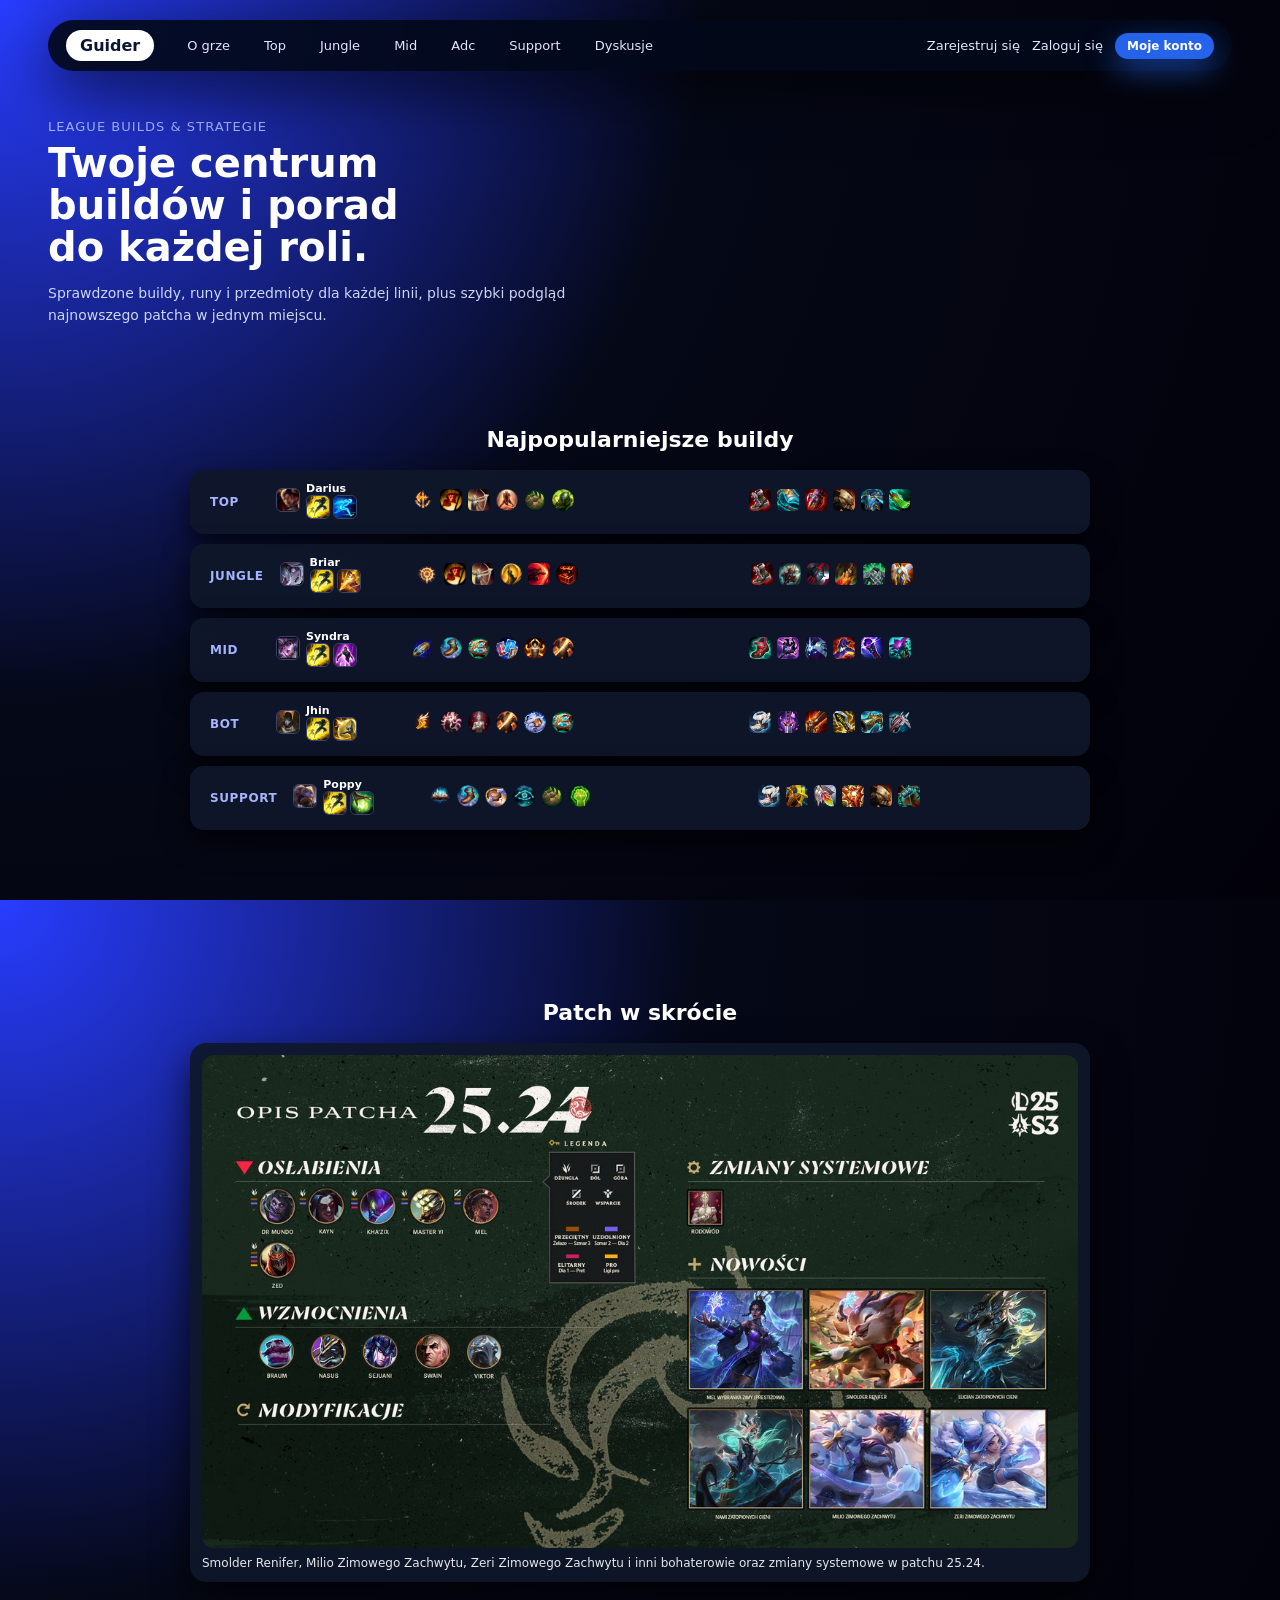
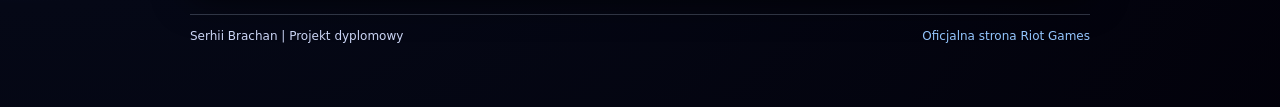
<file: index.html>
<!DOCTYPE html>
<html lang="pl">
<head>
  <meta charset="UTF-8" />
  <title>League Guider</title>
  <link rel="stylesheet" href="css/styles.css" />
</head>
<body>
<div class="landing">

  <header class="landing-nav">
    <div class="nav-left">
      <div class="logo-badge">Guider</div>
      <nav class="nav-links">
        <a href="ogrze.html">O grze</a>
        <a href="top.html">Top</a>
        <a href="jungle.html">Jungle</a>
        <a href="mid.html">Mid</a>
        <a href="bot.html">Adc</a>
        <a href="support.html">Support</a>
        <a href="dyskusje.php">Dyskusje</a>
      </nav>
    </div>
    <div class="nav-right">
    <a href="register.php" class="nav-text-link">Zarejestruj się</a>
    <a href="login.php" class="nav-text-link">Zaloguj się</a>
    <a href="profile.php" class="btn btn-primary btn--sm">Moje konto</a>
    </div>
  </header>

  <main class="landing-main">
    <section class="hero-left">
      <p class="hero-kicker">League builds & strategie</p>
      <h1 class="hero-title">
        Twoje centrum<br>
        buildów i porad<br>
        do każdej roli.
      </h1>
      <p class="hero-subtitle">
        Sprawdzone buildy, runy i przedmioty dla każdej linii,
        plus szybki podgląd najnowszego patcha w jednym miejscu.
      </p>
    </section>
  </main>
<section class="meta-builds">
  <h2>Najpopularniejsze buildy</h2>

<article class="build-row">
  <div class="build-role">Top</div>
  <div class="build-champ">
    <div class="icon-tooltip" data-tooltip-title="Darius" data-tooltip-text="Silny bruiser na linii top. Świetny w walkach 1v1 i teamfightach. Przychodzi mocno w grze wcześnie.">
      <img src="img/Darius.jpg" alt="Darius">
    </div>
    <div>
      <div class="build-champ-name">Darius</div>
      <div class="build-summoners">
        <div class="icon-tooltip" data-tooltip-title="Flash" data-tooltip-text="Podstawowy czar przywoływacza do agresji, ucieczki i pozycjonowania w walkach.">
          <img src="img/flash.jpg" alt="Flash" class="summoner-icon">
        </div>
        <div class="icon-tooltip" data-tooltip-title="Ghost" data-tooltip-text="Czar przywoływacza zwiększający prędkość poruszania. Świetny do gonienia wrogów.">
          <img src="img/ghost.jpg" alt="Ghost" class="summoner-icon">
        </div>
      </div>
    </div>
  </div>

  <div class="build-runes">
    <div class="icon-tooltip" data-tooltip-title="Conqueror" data-tooltip-text="Runica dawująca obrażenia i leczenie w długich walkach. Idealna dla bruiserów jak Darius.">
      <img src="img/Conqueror_rune.png" alt="Conqueror">
    </div>
    <div class="icon-tooltip" data-tooltip-title="Triumph" data-tooltip-text="Dodatkowy leczenie po zabiciu przeciwnika. Pomaga w teamfightach.">
      <img src="img/triumph.jpg" alt="triumph">
    </div>
    <div class="icon-tooltip" data-tooltip-title="Alacrity" data-tooltip-text="Prędkość ataku dla szybszych combo atakowych.">
      <img src="img/alacrity_rune.png" alt="alacrity">
    </div>
    <div class="icon-tooltip" data-tooltip-title="Last Stand" data-tooltip-text="Zmniejsza obrażenia, gdy masz mało zdrowia. Ratuje życie w kritycznych momentach.">
      <img src="img/laststand.png" alt="last stand">
    </div>
    <div class="icon-tooltip" data-tooltip-title="Bone Plating" data-tooltip-text="Redukuje obrażenia od atakujących wrogów. Świetna obrona na linii.">
      <img src="img/64px-Bone_Plating_rune.png" alt="Bone Plating">
    </div>
    <div class="icon-tooltip" data-tooltip-title="Overgrowth" data-tooltip-text="Zwiększa maksymalne zdrowie za każdego zabitego minionka. Długoterminowy wzrost zdrowia.">
      <img src="img/Overgrowth_rune.png" alt="Overgrowth">
    </div>
  </div>

  <div class="build-items">
    <div class="icon-tooltip" data-tooltip-title="Tabis" data-tooltip-text="Buty obniżające obrażenia od ataków. Podstawa obrony przeciw atakującym.">
      <img src="img/tabi.png" alt="tabi">
    </div>
    <div class="icon-tooltip" data-tooltip-title="Stridebreaker" data-tooltip-text="Mityczny przedmiot dla wojowników. Daje doskok i slowdown wrogom. Wspaniały dla Dariusa.">
      <img src="img/Stridebreaker.png" alt="Stridebreaker">
    </div>
    <div class="icon-tooltip" data-tooltip-title="Sterak's Gage" data-tooltip-text="Zwiększa siłę ataku i daje tarcze przy atakowaniu. Świetne dla bruiserów.">
      <img src="img/Sterak.png" alt="Sterak">
    </div>
    <div class="icon-tooltip" data-tooltip-title="Dead Man's Plate" data-tooltip-text="Zbroja z szybkością poruszania. Doskonała obrona dla tankowych wojowników.">
      <img src="img/deadmans.png" alt="deadmans">
    </div>
    <div class="icon-tooltip" data-tooltip-title="Force of Nature" data-tooltip-text="Zmniejsza obrażenia od czarów. Świetna obrona magiczna.">
      <img src="img/fon.png" alt="fon">
    </div>
    <div class="icon-tooltip" data-tooltip-title="Spear of Shojin" data-tooltip-text="Przedmiot dający umiejętności mana i obrażenia. Świetny dla AD casterów.">
      <img src="img/Spear_of_Shojin_item.png" alt="Spear of Shojin">
    </div>
  </div> 
</article> 


 <article class="build-row">
  <div class="build-role">Jungle</div>
  <div class="build-champ">
    <div class="icon-tooltip" data-tooltip-title="Briar" data-tooltip-text="Agresywna junglerce z doskokami i wysokim damage output. Świetna do early gank'ów.">
      <img src="img/Briar.png" alt="Briar">
    </div>
    <div>
      <div class="build-champ-name">Briar</div>
      <div class="build-summoners">
        <div class="icon-tooltip" data-tooltip-title="Flash" data-tooltip-text="Podstawowy czar przywoływacza do agresji, ucieczki i pozycjonowania w walkach.">
          <img src="img/flash.jpg" alt="Flash" class="summoner-icon">
        </div>
        <div class="icon-tooltip" data-tooltip-title="Smite" data-tooltip-text="Czar przywoływacza dla junglera. Zabija neutralne monstra i poskramia duże monstra.">
          <img src="img/smite.jpg" alt="Smite" class="summoner-icon">
        </div>
      </div>
    </div>
  </div>

  <div class="build-runes">
    <div class="icon-tooltip" data-tooltip-title="Press the Attack" data-tooltip-text="Ataki zwiększają obrażenia dla sojuszników. Świetna dla agresywnych junglérów.">
      <img src="img/presstheattack.png" alt="presstheattack">
    </div>
    <div class="icon-tooltip" data-tooltip-title="Triumph" data-tooltip-text="Dodatkowy leczenie po zabiciu przeciwnika. Pomaga w teamfightach.">
      <img src="img/triumph.jpg" alt="triumph">
    </div>
    <div class="icon-tooltip" data-tooltip-title="Alacrity" data-tooltip-text="Prędkość ataku dla szybszych combo atakowych.">
      <img src="img/alacrity_rune.png" alt="alacrity">
    </div>
    <div class="icon-tooltip" data-tooltip-title="Coup de Grace" data-tooltip-text="Więcej obrażeń dla wrogów z mało zdrowia. Doskonała dla executów.">
      <img src="img/coupdegrace.png" alt="coupdegrace">
    </div>
    <div class="icon-tooltip" data-tooltip-title="Sudden Impact" data-tooltip-text="Penetracja magiczna po używaniu mobilności. Zwiększa damage od umiejętności.">
      <img src="img/syddenimpact.png" alt="sydden impact">
    </div>
    <div class="icon-tooltip" data-tooltip-title="Treasure Hunter" data-tooltip-text="Dodatkowe złoto za zabiciu wrogów. Pomaga zarobić na junglerce.">
      <img src="img/treasurehunter.png" alt="treasure hunter">
    </div>
  </div>

  <div class="build-items">
    <div class="icon-tooltip" data-tooltip-title="Tabis" data-tooltip-text="Buty obniżające obrażenia od ataków. Podstawa obrony przeciw atakującym.">
      <img src="img/tabi.png" alt="tabi">
    </div>
    <div class="icon-tooltip" data-tooltip-title="Titanic Hydra" data-tooltip-text="Przedmiot atakowy dający zdrowie i AOE obrażenia. Świetny dla bruiserów.">
      <img src="img/tytanichydra.jpg" alt="tytanic hydra">
    </div>
    <div class="icon-tooltip" data-tooltip-title="Black Cleaver" data-tooltip-text="Obniża pancerz wrogów dla całego teamu. Świetny dla team obrażeń.">
      <img src="img/blackcleaver.png" alt="Black cleaver">
    </div>
    <div class="icon-tooltip" data-tooltip-title="Death's Dance" data-tooltip-text="Zmniejsza obrażenia i daje opcję na leczenie. Świetne dla żywotności.">
      <img src="img/deathdance.png" alt="death dance">
    </div>
    <div class="icon-tooltip" data-tooltip-title="Spirit Visage" data-tooltip-text="Magiczna obrona z leczeniem. Zwiększa efektywność leczy z umiejętności.">
      <img src="img/spiritvisage.png" alt="spirit visage">
    </div>
    <div class="icon-tooltip" data-tooltip-title="Guardian Angel" data-tooltip-text="Powrót do życia po śmierci. Świetny dla carry i wichtnych postaci.">
      <img src="img/Guardian_Angel_item.png" alt="Guardian Angel">
    </div>
  </div> 
</article> 


   <article class="build-row">
  <div class="build-role">Mid</div>

  <div class="build-champ">
    <div class="icon-tooltip" data-tooltip-title="Syndra" data-tooltip-text="Moc magiczna z dużym potencjałem burst damage. Wysoka mobilność i kontrola na mapie.">
      <img src="img/Syndra.png" alt="Syndra">
    </div>
    <div>
      <div class="build-champ-name">Syndra</div>
      <div class="build-summoners">
        <div class="icon-tooltip" data-tooltip-title="Flash" data-tooltip-text="Podstawowy czar przywoływacza do agresji, ucieczki i pozycjonowania w walkach.">
          <img src="img/flash.jpg" alt="Flash" class="summoner-icon">
        </div>
        <div class="icon-tooltip" data-tooltip-title="Teleport" data-tooltip-text="Czar przywoływacza do teleportacji na linię. Świetny do kontaktu z teamfightami.">
          <img src="img/tp.png" alt="Teleport" class="summoner-icon">
        </div>
      </div>
    </div>
  </div>

  <div class="build-runes">
    <div class="icon-tooltip" data-tooltip-title="First Strike" data-tooltip-text="Otrzymuj bonus złota za pierwsze obrażenia wrogom. Świetne dla carry'ego.">
      <img src="img/FirstStrike.png" alt="FirstStrike">
    </div>
    <div class="icon-tooltip" data-tooltip-title="Magical Footwear" data-tooltip-text="Darmowe buty po pewnym czasie. Oszczędzasz złoto na inne przedmioty.">
      <img src="img/Magical_Footwear_rune.png" alt="Magical Footwear rune">
    </div>
    <div class="icon-tooltip" data-tooltip-title="Triple Tonic" data-tooltip-text="Dodatkowe mikstury i buffory dla zdrowia/many. Pomaga survive'ować wcześniej.">
      <img src="img/Triple_Tonic_rune.png" alt="Triple Tonic rune">
    </div>
    <div class="icon-tooltip" data-tooltip-title="Jack of All Trades" data-tooltip-text="Bonus do wszystkich stat'ów. Uniwersalna runica dla wszechstronnych postaci.">
      <img src="img/Jack_of_All_Trades_rune.png" alt="Jack of All Trades rune">
    </div>
    <div class="icon-tooltip" data-tooltip-title="Legend: Haste" data-tooltip-text="Zmniejszenie cooldown'ów umiejętności. Więcej spam'u i kontroli.">
      <img src="img/Legend-_Haste_rune.png" alt="Legend Haste rune">
    </div>
    <div class="icon-tooltip" data-tooltip-title="Cut Down" data-tooltip-text="Więcej obrażeń dla wrogów z więcej zdrowia. Pomaga zabijać tanków.">
      <img src="img/Cut_Down_rune.png" alt="Cut Down rune">
    </div>
  </div>

  <div class="build-items">
    <div class="icon-tooltip" data-tooltip-title="Ionian Boots of Lucidity" data-tooltip-text="Buty z zmniejszeniem cooldown'ów. Świetne dla cast'ów do continuous damage.">
      <img src="img/Ionian_Boots_of_Lucidity_item.png" alt="Ionian Boots">
    </div>
    <div class="icon-tooltip" data-tooltip-title="Blackfire Torch" data-tooltip-text="Magiczny przedmiot z burn damage. Świetny dla AP carry'ego.">
      <img src="img/Blackfire_Torch_item.png" alt="Blackfire Torch">
    </div>
    <div class="icon-tooltip" data-tooltip-title="Cosmic Drive" data-tooltip-text="AP z szybkością poruszania. Zwiększa mobilność na mapie i burst potential.">
      <img src="img/Cosmic_Drive_item.png" alt="Cosmic Drive">
    </div>
    <div class="icon-tooltip" data-tooltip-title="Rabadon's Deathcap" data-tooltip-text="Największy AP przedmiot. Niezbędny do burst damage dla AP carry'ego.">
      <img src="img/Rabadon's_Deathcap_item.png" alt="Rabadon's Deathcap">
    </div>
    <div class="icon-tooltip" data-tooltip-title="Void Staff" data-tooltip-text="Penetracja magiczna. Przebija obronę magiczną wrogów.">
      <img src="img/Void_Staff_item.png" alt="Void Staff">
    </div>
    <div class="icon-tooltip" data-tooltip-title="Cryptbloom" data-tooltip-text="Magiczna obrona z bonus AP. Świetna dla survivalności AP carry'ego.">
      <img src="img/Cryptbloom_item.png" alt="Cryptbloom">
    </div>
  </div> 
</article> 


 <article class="build-row">
  <div class="build-role">Bot</div>

  <div class="build-champ">
    <div class="icon-tooltip" data-tooltip-title="Jhin" data-tooltip-text="Czwarty czar łowcy. Wysokie obrażenia per strzał, idealne do burst damage combo.">
      <img src="img/Jhin.png" alt="Jhin">
    </div>
    <div>
      <div class="build-champ-name">Jhin</div>
      <div class="build-summoners">
        <div class="icon-tooltip" data-tooltip-title="Flash" data-tooltip-text="Podstawowy czar przywoływacza do agresji, ucieczki i pozycjonowania w walkach.">
          <img src="img/flash.jpg" alt="Flash" class="summoner-icon">
        </div>
        <div class="icon-tooltip" data-tooltip-title="Barrier" data-tooltip-text="Szybka tarcza na krótko. Ratuje się w instant poke'ach i burst combo.">
          <img src="img/Barrier.png" alt="Barrier" class="summoner-icon">
        </div>
      </div>
    </div>
  </div>

  <div class="build-runes">
    <div class="icon-tooltip" data-tooltip-title="Fleet Footwork" data-tooltip-text="Leczenie i szybkość poruszania ze strzałów. Świetna do sustain'u na linii.">
      <img src="img/64px-Fleet_Footwork_rune.png" alt="Fleet Footwork">
    </div>
    <div class="icon-tooltip" data-tooltip-title="Presence of Mind" data-tooltip-text="Mana po zabiciu. Pozwala na continuous spamowanie umiejętności.">
      <img src="img/Presence_of_Mind_rune.png" alt="Presence of Mind">
    </div>
    <div class="icon-tooltip" data-tooltip-title="Legend: Bloodline" data-tooltip-text="Lifesteal ze strzałów. Zwiększa survival'ość w prolonged fights.">
      <img src="img/Legend-_Bloodline_rune.png" alt="Legend Bloodline">
    </div>
    <div class="icon-tooltip" data-tooltip-title="Cut Down" data-tooltip-text="Więcej obrażeń dla wrogów z więcej zdrowia. Pomaga zabijać tanków.">
      <img src="img/Cut_Down_rune.png" alt="Cut Down rune">
    </div>
    <div class="icon-tooltip" data-tooltip-title="Cash Back" data-tooltip-text="Bonus złota za zabiciu wrogów. Pomaga zarobić na ADC.">
      <img src="img/Cash_Back_rune.png" alt="Cash Back">
    </div>
    <div class="icon-tooltip" data-tooltip-title="Triple Tonic" data-tooltip-text="Dodatkowe mikstury i buffory dla zdrowia/many. Pomaga survive'ować wcześniej.">
      <img src="img/Triple_Tonic_rune.png" alt="Triple Tonic rune">
    </div>
  </div>

  <div class="build-items">
    <div class="icon-tooltip" data-tooltip-title="Boots of Swiftness" data-tooltip-text="Szybkość poruszania ze slow resisance. Idealne do kite'owania i pozycjonowania.">
      <img src="img/Boots_of_Swiftness_item.png" alt="Boots of Swiftness">
    </div>
    <div class="icon-tooltip" data-tooltip-title="Youmuu's Ghostblade" data-tooltip-text="AD przedmiot z penetracją pancerza. Zwiększa szybkość i mobilność.">
      <img src="img/Youmuu's_Ghostblade_item.png" alt="Youmuu's Ghostblade">
    </div>
    <div class="icon-tooltip" data-tooltip-title="Rapid Firecannon" data-tooltip-text="Zwiększa range auta i daje AOE obrażenia. Świetny dla Jhina.">
      <img src="img/Rapid_Firecannon_item.png" alt="Rapid Firecannon">
    </div>
    <div class="icon-tooltip" data-tooltip-title="Infinity Edge" data-tooltip-text="Krytyczne trafienia z extra damage. Mityczny przedmiot dla ADC'ów.">
      <img src="img/Infinity_Edge_item.png" alt="Infinity Edge">
    </div>
    <div class="icon-tooltip" data-tooltip-title="The Collector" data-tooltip-text="Burst damage z execute potencjałem. Świetna dla finisherów.">
      <img src="img/The_Collector_item.png" alt="The Collector">
    </div>
    <div class="icon-tooltip" data-tooltip-title="Lord Dominik's Regards" data-tooltip-text="Pancerz penetracja. Niezbędna obrona contra dużych tankowych postaci.">
      <img src="img/Lord_Dominik's_Regards_item.png" alt="Lord Dominik's Regards">
    </div>
  </div> 
</article> 


<article class="build-row">
  <div class="build-role">Support</div>

  <div class="build-champ">
    <div class="icon-tooltip" data-tooltip-title="Poppy" data-tooltip-text="Młotem pancerna strażniczka. Kontrola teamfight'ów poprzez displacement i CC.">
      <img src="img/poppy.png" alt="Poppy">
    </div>
    <div>
      <div class="build-champ-name">Poppy</div>
      <div class="build-summoners">
        <div class="icon-tooltip" data-tooltip-title="Flash" data-tooltip-text="Podstawowy czar przywoływacza do agresji, ucieczki i pozycjonowania w walkach.">
          <img src="img/flash.jpg" alt="Flash" class="summoner-icon">
        </div>
        <div class="icon-tooltip" data-tooltip-title="Heal" data-tooltip-text="Leczenie dla siebie i sojusznika. Ratuje życie i daje szybkość w teamfightach.">
          <img src="img/heal.jpg" alt="Heal" class="summoner-icon">
        </div>
      </div>
    </div>
  </div>

  <div class="build-runes">
    <div class="icon-tooltip" data-tooltip-title="Unsealed Spellbook" data-tooltip-text="Zmiana czarów przywoływacza w grze. Uniwersalna runica dla support'ów.">
      <img src="img/64px-Unsealed_Spellbook_rune.png" alt="Unsealed Spellbook">
    </div>
    <div class="icon-tooltip" data-tooltip-title="Magical Footwear" data-tooltip-text="Darmowe buty po pewnym czasie. Oszczędzasz złoto na inne przedmioty.">
      <img src="img/Magical_Footwear_rune.png" alt="Magical Footwear rune">
    </div>
    <div class="icon-tooltip" data-tooltip-title="Biscuit Delivery" data-tooltip-text="Dodatkowe biszkopty dla zdrowia i many. Pomaga survive'ować wcześniej.">
      <img src="img/Biscuit_Delivery_rune.png" alt="Biscuit Delivery">
    </div>
    <div class="icon-tooltip" data-tooltip-title="Cosmic Insight" data-tooltip-text="Zmniejszenie cooldown'ów czarów przywoływacza. Dodatkowe utility.">
      <img src="img/Cosmic_Insight_rune.png" alt="Cosmic Insight">
    </div>
    <div class="icon-tooltip" data-tooltip-title="Bone Plating" data-tooltip-text="Redukuje obrażenia od atakujących wrogów. Świetna obrona na linii.">
      <img src="img/64px-Bone_Plating_rune.png" alt="Bone Plating">
    </div>
    <div class="icon-tooltip" data-tooltip-title="Unflinching" data-tooltip-text="Redukcja CC effectów. Zwiększa kontrolę w teamfightach.">
      <img src="img/Unflinching_rune.png" alt="Unflinching">
    </div>
  </div>

  <div class="build-items">
    <div class="icon-tooltip" data-tooltip-title="Boots of Swiftness" data-tooltip-text="Szybkość poruszania ze slow resisance. Idealne do kite'owania i pozycjonowania.">
      <img src="img/Boots_of_Swiftness_item.png" alt="Boots of Swiftness">
    </div>
    <div class="icon-tooltip" data-tooltip-title="Celestial Opposition" data-tooltip-text="Przedmiot support'owy dla AoE slow. Świetny do controlling teamfight'ów.">
      <img src="img/Celestial_Opposition_item.png" alt="Celestial Opposition">
    </div>
    <div class="icon-tooltip" data-tooltip-title="Redemption" data-tooltip-text="Przedmiot supportu dla healingu. Leczenie dla całego teamu w radius.">
      <img src="img/Redemption_item.png" alt="Redemption">
    </div>
    <div class="icon-tooltip" data-tooltip-title="Locket of the Iron Solari" data-tooltip-text="Przedmiot magicznej obrony z shieldem. Chroni team w teamfightach.">
      <img src="img/Locket_of_the_Iron_Solari_item.png" alt="Locket of the Iron Solari">
    </div>
    <div class="icon-tooltip" data-tooltip-title="Dead Man's Plate" data-tooltip-text="Zbroja z szybkością poruszania. Doskonała obrona dla tankowych wojowników.">
      <img src="img/deadmans.png" alt="dead mans">
    </div>
    <div class="icon-tooltip" data-tooltip-title="Kaenic Rookern" data-tooltip-text="Magiczna obrona z redukcją magicznych obrażeń. Contra mage'ów.">
      <img src="img/Kaenic_Rookern_item.png" alt="Kaenic Rookern">
    </div>
  </div> 
</article> 


  <section class="patch-section">
    <h2 class="patch-title">Patch w skrócie</h2>
    <figure class="patch-figure">
      <img src="img/patch25.24.jpg" alt="Opis patcha 25.24" class="patch-image">
      <figcaption class="patch-caption">
        Smolder Renifer, Milio Zimowego Zachwytu, Zeri Zimowego Zachwytu i inni bohaterowie
        oraz zmiany systemowe w patchu 25.24.
      </figcaption>
    </figure>
  </section>
    <footer>
      <p>Serhii Brachan | Projekt dyplomowy</p>
      <a href="https://www.leagueoflegends.com" target="_blank">Oficjalna strona Riot Games</a>
    </footer>
  </main>

  <div class="side-bg side-bg-right"></div>
</div>
</body>
</html>
</file>
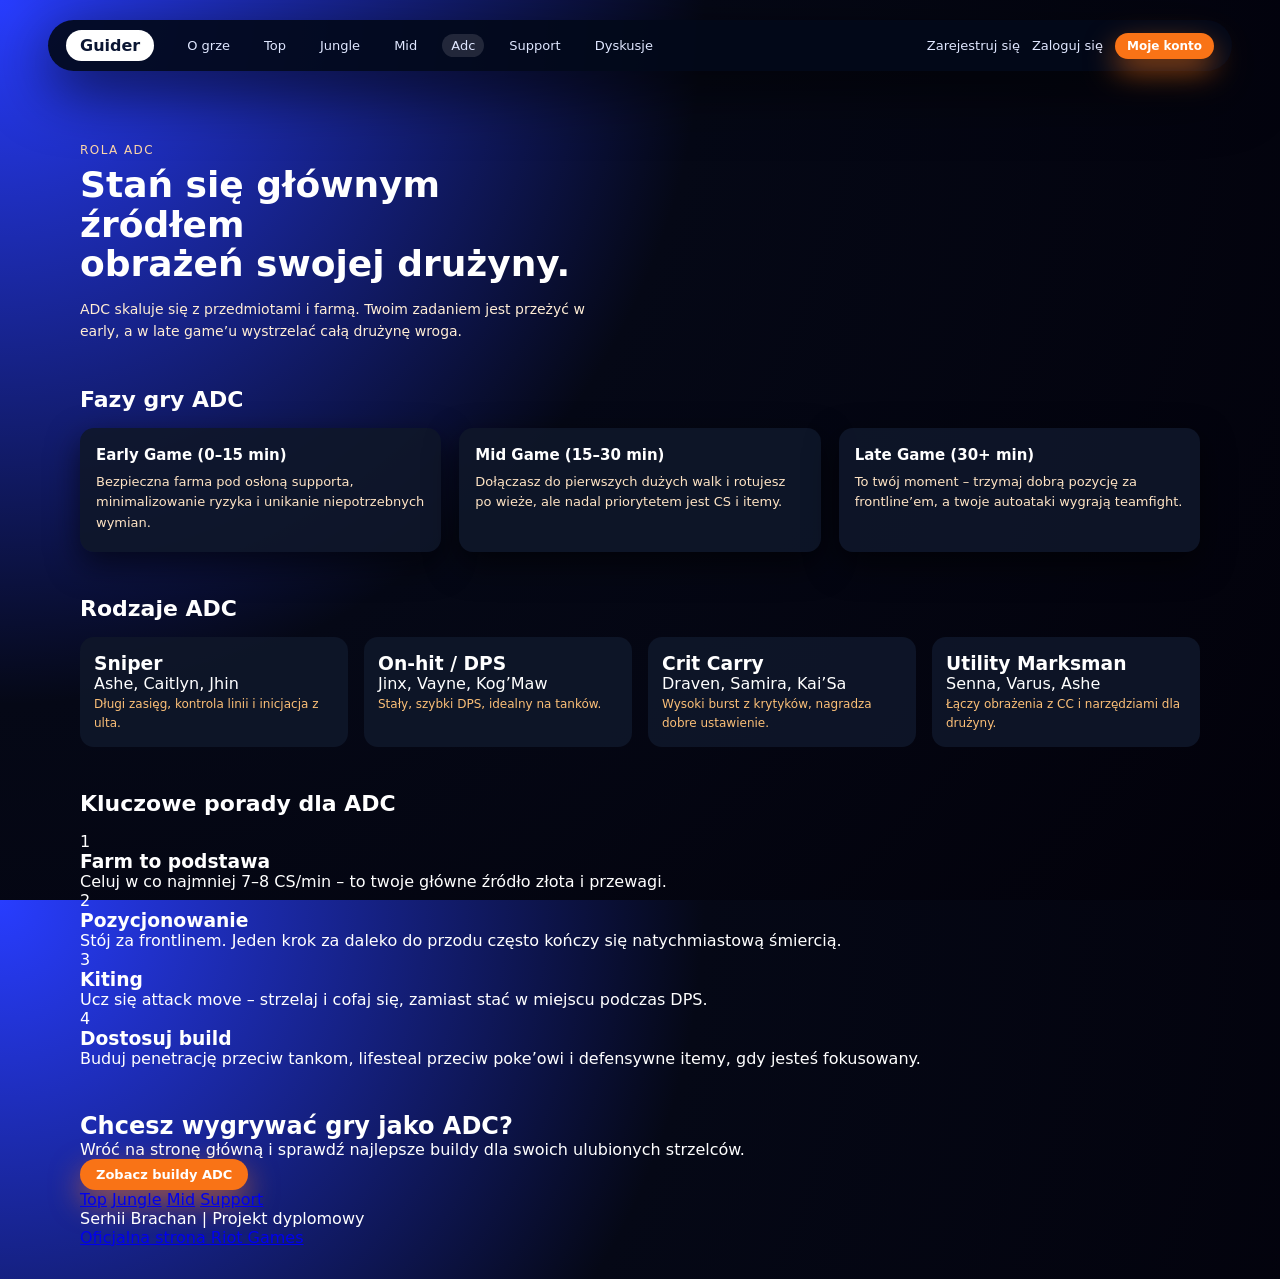
<file: bot.html>
<!DOCTYPE html>
<html lang="pl">
<head>
  <meta charset="UTF-8" />
  <title>ADC – League Guide</title>
  <link rel="stylesheet" href="css/bot.css" />
</head>
<body>
  <div class="landing">

    <header class="landing-nav">
      <div class="nav-left">
        <a href="index.php" class="logo-badge">Guider</a>
        <nav class="nav-links">
          <a href="ogrze.html">O grze</a>
          <a href="top.html">Top</a>
          <a href="jungle.html">Jungle</a>
          <a href="mid.html">Mid</a>
          <a href="bot.html" class="nav-link--active">Adc</a>
          <a href="support.html">Support</a>
          <a href="dyskusje.php">Dyskusje</a>
        </nav>
      </div>
      <div class="nav-right">
        <a href="register.php" class="nav-text-link">Zarejestruj się</a>
        <a href="login.php" class="nav-text-link">Zaloguj się</a>
        <a href="profile.php" class="btn btn-primary btn--sm">Moje konto</a>
      </div>
    </header>

    <main class="role-main">
   
      <section class="role-hero">
        <div class="role-hero-text">
          <p class="role-kicker">Rola ADC</p>
          <h1 class="role-title">
            Stań się głównym źródłem<br>
            obrażeń swojej drużyny.
          </h1>
          <p class="role-subtitle">
            ADC skaluje się z przedmiotami i farmą. Twoim zadaniem jest
            przeżyć w early, a w late game’u wystrzelać całą drużynę wroga.
          </p>
        </div>
      </section>

 
      <section class="role-section">
        <h2 class="section-title">Fazy gry ADC</h2>
        <div class="phases-grid">
          <article class="phase-card">
            <h3>Early Game (0–15 min)</h3>
            <p>Bezpieczna farma pod osłoną supporta, minimalizowanie ryzyka i unikanie niepotrzebnych wymian.</p>
          </article>
          <article class="phase-card">
            <h3>Mid Game (15–30 min)</h3>
            <p>Dołączasz do pierwszych dużych walk i rotujesz po wieże, ale nadal priorytetem jest CS i itemy.</p>
          </article>
          <article class="phase-card">
            <h3>Late Game (30+ min)</h3>
            <p>To twój moment – trzymaj dobrą pozycję za frontline’em, a twoje autoataki wygrają teamfight.</p>
          </article>
        </div>
      </section>


      <section class="role-section">
        <h2 class="section-title">Rodzaje ADC</h2>
        <div class="archetypes-grid">
          <article class="archetype">
            <h3>Sniper</h3>
            <p>Ashe, Caitlyn, Jhin</p>
            <span class="archetype-desc">Długi zasięg, kontrola linii i inicjacja z ulta.</span>
          </article>
          <article class="archetype">
            <h3>On-hit / DPS</h3>
            <p>Jinx, Vayne, Kog’Maw</p>
            <span class="archetype-desc">Stały, szybki DPS, idealny na tanków.</span>
          </article>
          <article class="archetype">
            <h3>Crit Carry</h3>
            <p>Draven, Samira, Kai’Sa</p>
            <span class="archetype-desc">Wysoki burst z krytyków, nagradza dobre ustawienie.</span>
          </article>
          <article class="archetype">
            <h3>Utility Marksman</h3>
            <p>Senna, Varus, Ashe</p>
            <span class="archetype-desc">Łączy obrażenia z CC i narzędziami dla drużyny.</span>
          </article>
        </div>
      </section>

 
      <section class="role-section">
        <h2 class="section-title">Kluczowe porady dla ADC</h2>
        <div class="tips-grid">
          <article class="tip-card">
            <span class="tip-number">1</span>
            <h3>Farm to podstawa</h3>
            <p>Celuj w co najmniej 7–8 CS/min – to twoje główne źródło złota i przewagi.</p>
          </article>
          <article class="tip-card">
            <span class="tip-number">2</span>
            <h3>Pozycjonowanie</h3>
            <p>Stój za frontlinem. Jeden krok za daleko do przodu często kończy się natychmiastową śmiercią.</p>
          </article>
          <article class="tip-card">
            <span class="tip-number">3</span>
            <h3>Kiting</h3>
            <p>Ucz się attack move – strzelaj i cofaj się, zamiast stać w miejscu podczas DPS.</p>
          </article>
          <article class="tip-card">
            <span class="tip-number">4</span>
            <h3>Dostosuj build</h3>
            <p>Buduj penetrację przeciw tankom, lifesteal przeciw poke’owi i defensywne itemy, gdy jesteś fokusowany.</p>
          </article>
        </div>
      </section>

  
      <section class="role-cta">
        <h2>Chcesz wygrywać gry jako ADC?</h2>
        <p>Wróć na stronę główną i sprawdź najlepsze buildy dla swoich ulubionych strzelców.</p>
        <div class="role-cta-actions">
          <a href="index.php" class="btn btn-primary">Zobacz buildy ADC</a>
          <div class="role-cta-links">
            <a href="top.html">Top</a>
            <a href="jungle.html">Jungle</a>
            <a href="mid.html">Mid</a>
            <a href="support.html">Support</a>
          </div>
        </div>
      </section>

  
      <footer class="landing-footer">
        <p>Serhii Brachan | Projekt dyplomowy</p>
        <a href="https://www.leagueoflegends.com" target="_blank">Oficjalna strona Riot Games</a>
      </footer>
    </main>
  </div>
</body>
</html>
</file>
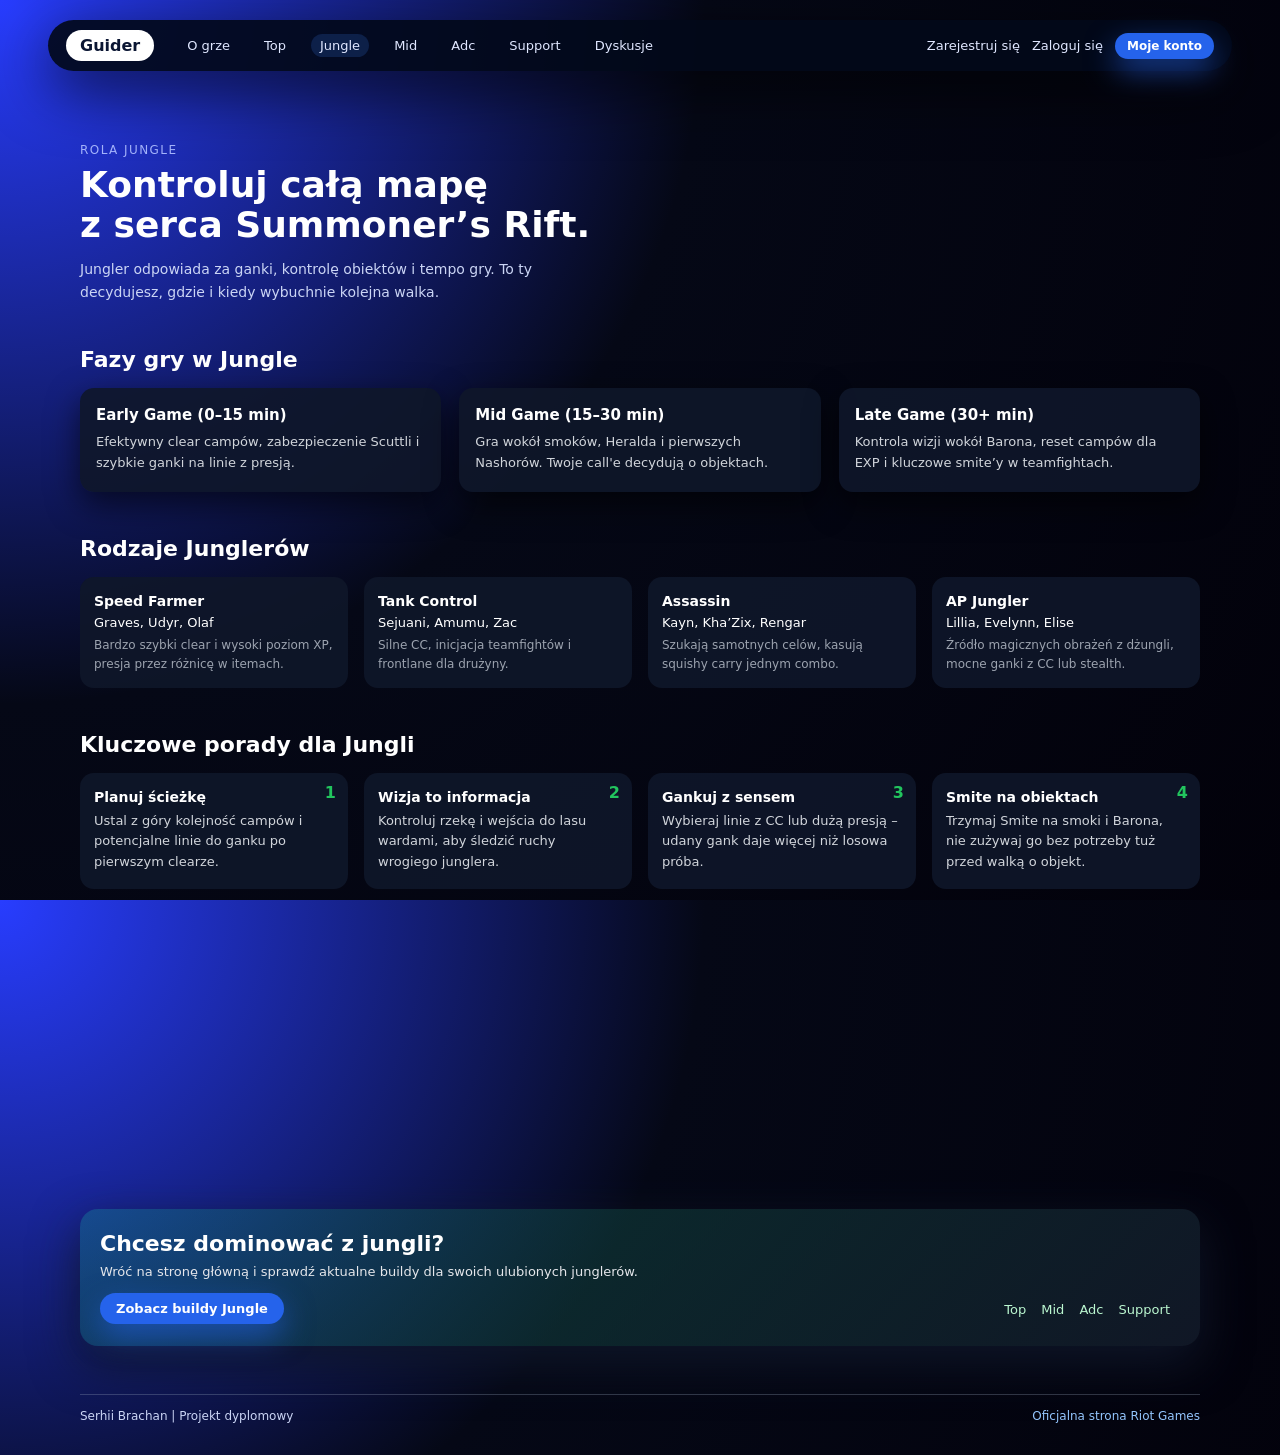
<file: jungle.html>
<!DOCTYPE html>
<html lang="pl">
<head>
  <meta charset="UTF-8" />
  <title>Jungle – League Guide</title>
  <link rel="stylesheet" href="css/jungle.css" />
</head>
<body>
  <div class="landing">
    
    <header class="landing-nav">
      <div class="nav-left">
        <a href="index.php" class="logo-badge">Guider</a>
        <nav class="nav-links">
          <a href="ogrze.html">O grze</a>
          <a href="top.html">Top</a>
          <a href="jungle.html" class="nav-link--active">Jungle</a>
          <a href="mid.html">Mid</a>
          <a href="bot.html">Adc</a>
          <a href="support.html">Support</a>
          <a href="dyskusje.php">Dyskusje</a>
        </nav>
      </div>
      <div class="nav-right">
        <a href="register.php" class="nav-text-link">Zarejestruj się</a>
        <a href="login.php" class="nav-text-link">Zaloguj się</a>
        <a href="profile.php" class="btn btn-primary btn--sm">Moje konto</a>
      </div>
    </header>

    <main class="role-main">
  
      <section class="role-hero">
        <div class="role-hero-text">
          <p class="role-kicker">Rola Jungle</p>
          <h1 class="role-title">
            Kontroluj całą mapę<br>
            z serca Summoner’s Rift.
          </h1>
          <p class="role-subtitle">
            Jungler odpowiada za ganki, kontrolę obiektów i tempo gry.
            To ty decydujesz, gdzie i kiedy wybuchnie kolejna walka.
          </p>
        </div>
      </section>

      
      <section class="role-section">
        <h2 class="section-title">Fazy gry w Jungle</h2>
        <div class="phases-grid">
          <article class="phase-card">
            <h3>Early Game (0–15 min)</h3>
            <p>Efektywny clear campów, zabezpieczenie Scuttli i szybkie ganki na linie z presją.</p>
          </article>
          <article class="phase-card">
            <h3>Mid Game (15–30 min)</h3>
            <p>Gra wokół smoków, Heralda i pierwszych Nashorów. Twoje call'e decydują o objektach.</p>
          </article>
          <article class="phase-card">
            <h3>Late Game (30+ min)</h3>
            <p>Kontrola wizji wokół Barona, reset campów dla EXP i kluczowe smite’y w teamfightach.</p>
          </article>
        </div>
      </section>

   
      <section class="role-section">
        <h2 class="section-title">Rodzaje Junglerów</h2>
        <div class="archetypes-grid">
          <article class="archetype">
            <h3>Speed Farmer</h3>
            <p>Graves, Udyr, Olaf</p>
            <span class="archetype-desc">Bardzo szybki clear i wysoki poziom XP, presja przez różnicę w itemach.</span>
          </article>
          <article class="archetype">
            <h3>Tank Control</h3>
            <p>Sejuani, Amumu, Zac</p>
            <span class="archetype-desc">Silne CC, inicjacja teamfightów i frontlane dla drużyny.</span>
          </article>
          <article class="archetype">
            <h3>Assassin</h3>
            <p>Kayn, Kha’Zix, Rengar</p>
            <span class="archetype-desc">Szukają samotnych celów, kasują squishy carry jednym combo.</span>
          </article>
          <article class="archetype">
            <h3>AP Jungler</h3>
            <p>Lillia, Evelynn, Elise</p>
            <span class="archetype-desc">Źródło magicznych obrażeń z dżungli, mocne ganki z CC lub stealth.</span>
          </article>
        </div>
      </section>

    
      <section class="role-section">
        <h2 class="section-title">Kluczowe porady dla Jungli</h2>
        <div class="tips-grid">
          <article class="tip-card">
            <span class="tip-number">1</span>
            <h3>Planuj ścieżkę</h3>
            <p>Ustal z góry kolejność campów i potencjalne linie do ganku po pierwszym clearze.</p>
          </article>
          <article class="tip-card">
            <span class="tip-number">2</span>
            <h3>Wizja to informacja</h3>
            <p>Kontroluj rzekę i wejścia do lasu wardami, aby śledzić ruchy wrogiego junglera.</p>
          </article>
          <article class="tip-card">
            <span class="tip-number">3</span>
            <h3>Gankuj z sensem</h3>
            <p>Wybieraj linie z CC lub dużą presją – udany gank daje więcej niż losowa próba.</p>
          </article>
          <article class="tip-card">
            <span class="tip-number">4</span>
            <h3>Smite na obiektach</h3>
            <p>Trzymaj Smite na smoki i Barona, nie zużywaj go bez potrzeby tuż przed walką o objekt.</p>
          </article>
        </div>
      </section>

     
      <section class="role-cta">
        <h2>Chcesz dominować z jungli?</h2>
        <p>Wróć na stronę główną i sprawdź aktualne buildy dla swoich ulubionych junglerów.</p>
        <div class="role-cta-actions">
          <a href="index.php" class="btn btn-primary">Zobacz buildy Jungle</a>
          <div class="role-cta-links">
            <a href="top.html">Top</a>
            <a href="mid.html">Mid</a>
            <a href="bot.html">Adc</a>
            <a href="support.html">Support</a>
          </div>
        </div>
      </section>

     
      <footer class="landing-footer">
        <p>Serhii Brachan | Projekt dyplomowy</p>
        <a href="https://www.leagueoflegends.com" target="_blank">Oficjalna strona Riot Games</a>
      </footer>
    </main>
  </div>
</body>
</html>
</file>
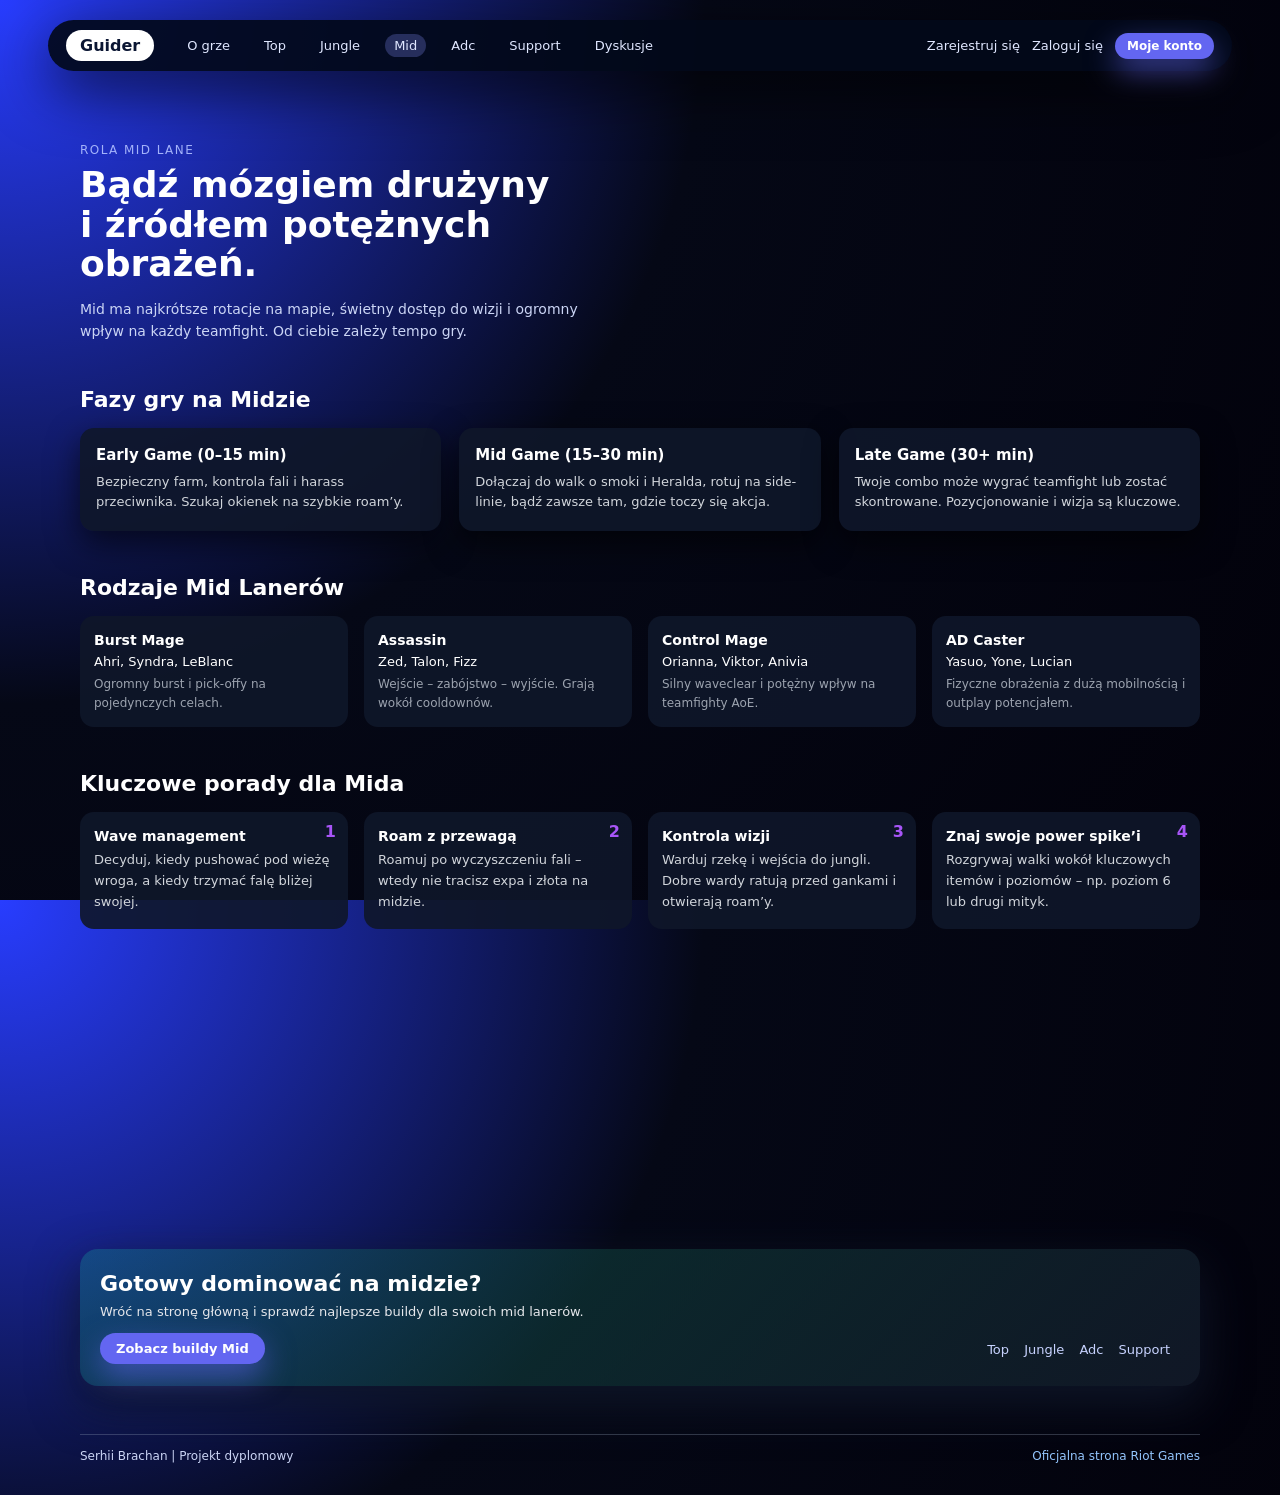
<file: mid.html>
<!DOCTYPE html>
<html lang="pl">
<head>
  <meta charset="UTF-8" />
  <title>Mid – League Guide</title>
  <link rel="stylesheet" href="css/mid.css" />
</head>
<body>
  <div class="landing">
  
    <header class="landing-nav">
      <div class="nav-left">
        <a href="index.php" class="logo-badge">Guider</a>
        <nav class="nav-links">
          <a href="ogrze.html">O grze</a>
          <a href="top.html">Top</a>
          <a href="jungle.html">Jungle</a>
          <a href="mid.html" class="nav-link--active">Mid</a>
          <a href="bot.html">Adc</a>
          <a href="support.html">Support</a>
          <a href="dyskusje.php">Dyskusje</a>
        </nav>
      </div>
      <div class="nav-right">
        <a href="register.php" class="nav-text-link">Zarejestruj się</a>
        <a href="login.php" class="nav-text-link">Zaloguj się</a>
        <a href="profile.php" class="btn btn-primary btn--sm">Moje konto</a>
      </div>
    </header>

    <main class="role-main">
    
      <section class="role-hero">
        <div class="role-hero-text">
          <p class="role-kicker">Rola Mid Lane</p>
          <h1 class="role-title">
            Bądź mózgiem drużyny<br>
            i źródłem potężnych obrażeń.
          </h1>
          <p class="role-subtitle">
            Mid ma najkrótsze rotacje na mapie, świetny dostęp do wizji i
            ogromny wpływ na każdy teamfight. Od ciebie zależy tempo gry.
          </p>
        </div>
      </section>

   
      <section class="role-section">
        <h2 class="section-title">Fazy gry na Midzie</h2>
        <div class="phases-grid">
          <article class="phase-card">
            <h3>Early Game (0–15 min)</h3>
            <p>Bezpieczny farm, kontrola fali i harass przeciwnika. Szukaj okienek na szybkie roam’y.</p>
          </article>
          <article class="phase-card">
            <h3>Mid Game (15–30 min)</h3>
            <p>Dołączaj do walk o smoki i Heralda, rotuj na side-linie, bądź zawsze tam, gdzie toczy się akcja.</p>
          </article>
          <article class="phase-card">
            <h3>Late Game (30+ min)</h3>
            <p>Twoje combo może wygrać teamfight lub zostać skontrowane. Pozycjonowanie i wizja są kluczowe.</p>
          </article>
        </div>
      </section>

    
      <section class="role-section">
        <h2 class="section-title">Rodzaje Mid Lanerów</h2>
        <div class="archetypes-grid">
          <article class="archetype">
            <h3>Burst Mage</h3>
            <p>Ahri, Syndra, LeBlanc</p>
            <span class="archetype-desc">Ogromny burst i pick-offy na pojedynczych celach.</span>
          </article>
          <article class="archetype">
            <h3>Assassin</h3>
            <p>Zed, Talon, Fizz</p>
            <span class="archetype-desc">Wejście – zabójstwo – wyjście. Grają wokół cooldownów.</span>
          </article>
          <article class="archetype">
            <h3>Control Mage</h3>
            <p>Orianna, Viktor, Anivia</p>
            <span class="archetype-desc">Silny waveclear i potężny wpływ na teamfighty AoE.</span>
          </article>
          <article class="archetype">
            <h3>AD Caster</h3>
            <p>Yasuo, Yone, Lucian</p>
            <span class="archetype-desc">Fizyczne obrażenia z dużą mobilnością i outplay potencjałem.</span>
          </article>
        </div>
      </section>

   
      <section class="role-section">
        <h2 class="section-title">Kluczowe porady dla Mida</h2>
        <div class="tips-grid">
          <article class="tip-card">
            <span class="tip-number">1</span>
            <h3>Wave management</h3>
            <p>Decyduj, kiedy pushować pod wieżę wroga, a kiedy trzymać falę bliżej swojej.</p>
          </article>
          <article class="tip-card">
            <span class="tip-number">2</span>
            <h3>Roam z przewagą</h3>
            <p>Roamuj po wyczyszczeniu fali – wtedy nie tracisz expa i złota na midzie.</p>
          </article>
          <article class="tip-card">
            <span class="tip-number">3</span>
            <h3>Kontrola wizji</h3>
            <p>Warduj rzekę i wejścia do jungli. Dobre wardy ratują przed gankami i otwierają roam’y.</p>
          </article>
          <article class="tip-card">
            <span class="tip-number">4</span>
            <h3>Znaj swoje power spike’i</h3>
            <p>Rozgrywaj walki wokół kluczowych itemów i poziomów – np. poziom 6 lub drugi mityk.</p>
          </article>
        </div>
      </section>

   
      <section class="role-cta">
        <h2>Gotowy dominować na midzie?</h2>
        <p>Wróć na stronę główną i sprawdź najlepsze buildy dla swoich mid lanerów.</p>
        <div class="role-cta-actions">
          <a href="index.php" class="btn btn-primary">Zobacz buildy Mid</a>
          <div class="role-cta-links">
            <a href="top.html">Top</a>
            <a href="jungle.html">Jungle</a>
            <a href="bot.html">Adc</a>
            <a href="support.html">Support</a>
          </div>
        </div>
      </section>

 
      <footer class="landing-footer">
        <p>Serhii Brachan | Projekt dyplomowy</p>
        <a href="https://www.leagueoflegends.com" target="_blank">Oficjalna strona Riot Games</a>
      </footer>
    </main>
  </div>
</body>
</html>
</file>
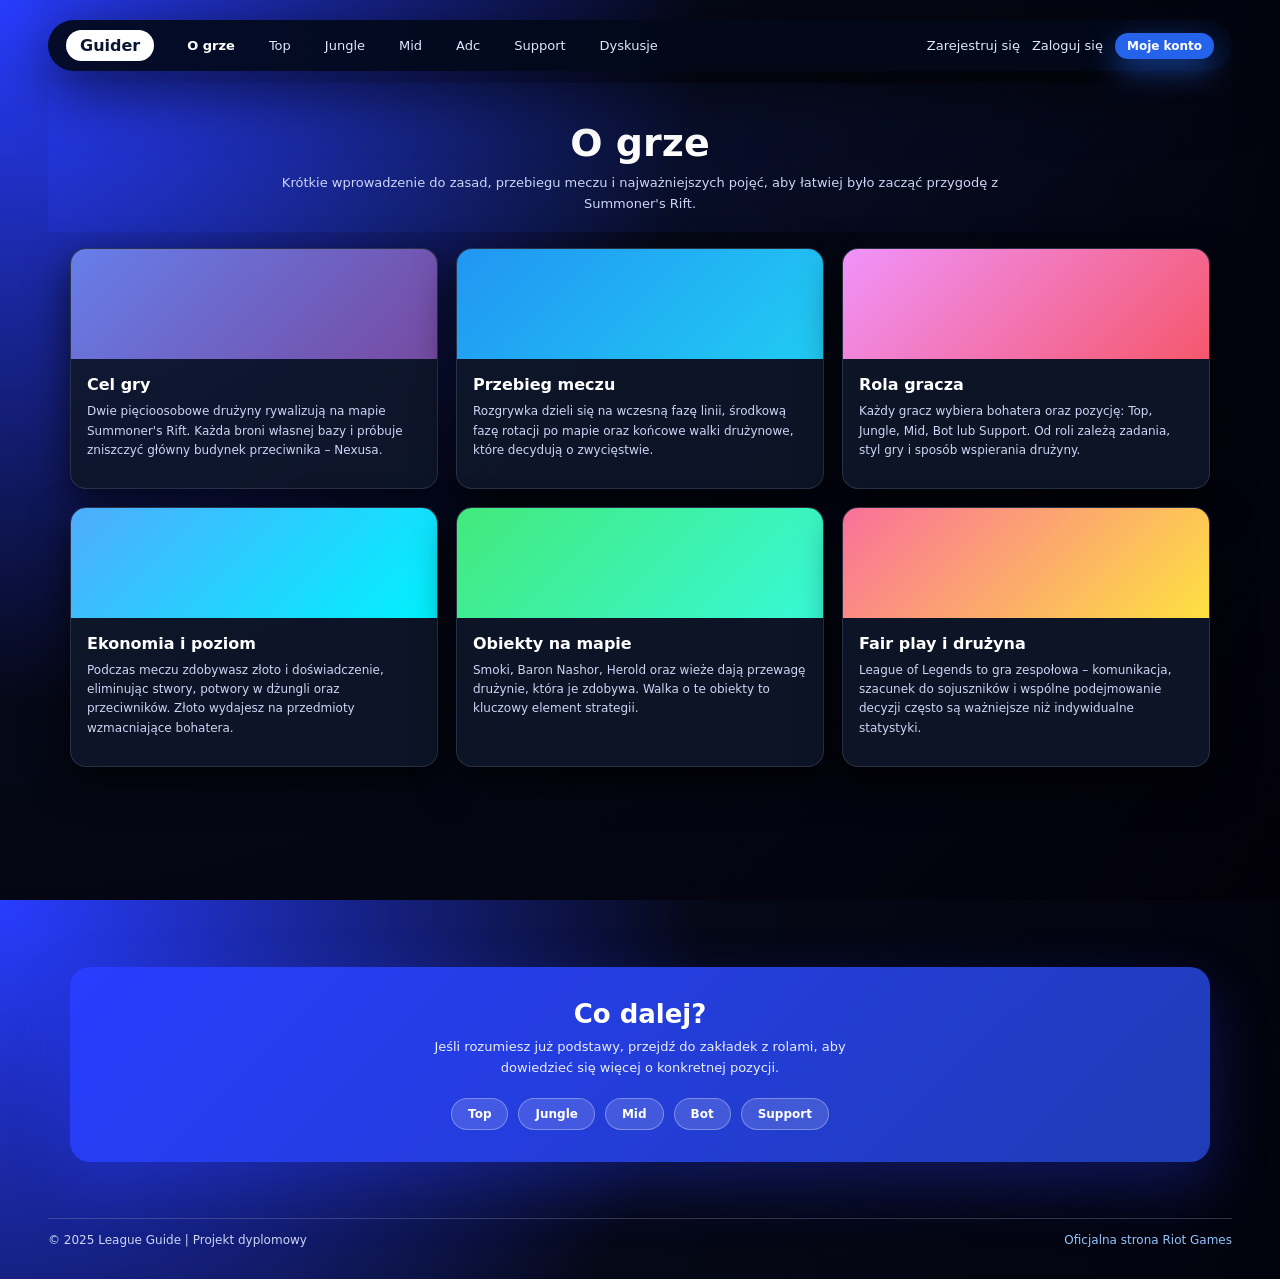
<file: ogrze.html>
<!DOCTYPE html>
<html lang="pl">
<head>
  <meta charset="UTF-8" />
  <title>O grze – League Guide</title>
  <link rel="stylesheet" href="css/ogrze.css" />
</head>
<body>
  <div class="landing">
 
    <header class="landing-nav">
      <div class="nav-left">
        <a href="index.php" class="logo-badge">Guider</a>
        <nav class="nav-links">
          <a href="ogrze.html" class="active">O grze</a>
          <a href="top.html">Top</a>
          <a href="jungle.html">Jungle</a>
          <a href="mid.html">Mid</a>
          <a href="bot.html">Adc</a>
          <a href="support.html">Support</a>
          <a href="dyskusje.php">Dyskusje</a>
        </nav>
      </div>
      <div class="nav-right">
        <a href="register.php" class="nav-text-link">Zarejestruj się</a>
        <a href="login.php" class="nav-text-link">Zaloguj się</a>
        <a href="profile.php" class="btn btn-primary btn--sm">Moje konto</a>
      </div>
    </header>

 
    <section class="page-hero page-hero--blue">
      <div class="page-hero-content">
        <h1 class="page-hero-title">O grze</h1>
        <p class="page-hero-subtitle">
          Krótkie wprowadzenie do zasad, przebiegu meczu i najważniejszych pojęć,
          aby łatwiej było zacząć przygodę z Summoner's Rift.
        </p>
      </div>
    </section>

  
    <main class="page-container">
      <section class="blog-grid">
      
        <article class="blog-card">
          <div class="blog-card-header" style="background: linear-gradient(135deg, #667eea 0%, #764ba2 100%);"></div>
          <div class="blog-card-body">
            <h2 class="blog-card-title">Cel gry</h2>
            <p class="blog-card-text">
              Dwie pięcioosobowe drużyny rywalizują na mapie Summoner's Rift.
              Każda broni własnej bazy i próbuje zniszczyć główny budynek przeciwnika – Nexusa.
            </p>
       
          </div>
        </article>

      
        <article class="blog-card">
          <div class="blog-card-header" style="background: linear-gradient(135deg, #2196F3 0%, #21CBF3 100%);"></div>
          <div class="blog-card-body">
            <h2 class="blog-card-title">Przebieg meczu</h2>
            <p class="blog-card-text">
              Rozgrywka dzieli się na wczesną fazę linii, środkową fazę rotacji po mapie
              oraz końcowe walki drużynowe, które decydują o zwycięstwie.
            </p>
    
          </div>
        </article>

   
        <article class="blog-card">
          <div class="blog-card-header" style="background: linear-gradient(135deg, #f093fb 0%, #f5576c 100%);"></div>
          <div class="blog-card-body">
            <h2 class="blog-card-title">Rola gracza</h2>
            <p class="blog-card-text">
              Każdy gracz wybiera bohatera oraz pozycję: Top, Jungle, Mid, Bot lub Support.
              Od roli zależą zadania, styl gry i sposób wspierania drużyny.
            </p>
     
          </div>
        </article>

     
        <article class="blog-card">
          <div class="blog-card-header" style="background: linear-gradient(135deg, #4facfe 0%, #00f2fe 100%);"></div>
          <div class="blog-card-body">
            <h2 class="blog-card-title">Ekonomia i poziom</h2>
            <p class="blog-card-text">
              Podczas meczu zdobywasz złoto i doświadczenie, eliminując stwory, potwory
              w dżungli oraz przeciwników. Złoto wydajesz na przedmioty wzmacniające bohatera.
            </p>
       
          </div>
        </article>

      
        <article class="blog-card">
          <div class="blog-card-header" style="background: linear-gradient(135deg, #43e97b 0%, #38f9d7 100%);"></div>
          <div class="blog-card-body">
            <h2 class="blog-card-title">Obiekty na mapie</h2>
            <p class="blog-card-text">
              Smoki, Baron Nashor, Herold oraz wieże dają przewagę drużynie, która je zdobywa.
              Walka o te obiekty to kluczowy element strategii.
            </p>
          </div>
        </article>

     
        <article class="blog-card">
          <div class="blog-card-header" style="background: linear-gradient(135deg, #fa709a 0%, #fee140 100%);"></div>
          <div class="blog-card-body">
            <h2 class="blog-card-title">Fair play i drużyna</h2>
            <p class="blog-card-text">
              League of Legends to gra zespołowa – komunikacja, szacunek do sojuszników
              i wspólne podejmowanie decyzji często są ważniejsze niż indywidualne statystyki.
            </p>
      
          </div>
        </article>
      </section>

      
      <section class="callout-section">
        <h2 class="callout-title">Co dalej?</h2>
        <p class="callout-text">
          Jeśli rozumiesz już podstawy, przejdź do zakładek z rolami,
          aby dowiedzieć się więcej o konkretnej pozycji.
        </p>
        <div class="role-buttons">
          <a href="top.html" class="role-btn">Top</a>
          <a href="jungle.html" class="role-btn">Jungle</a>
          <a href="mid.html" class="role-btn">Mid</a>
          <a href="bot.html" class="role-btn">Bot</a>
          <a href="support.html" class="role-btn">Support</a>
        </div>
      </section>
    </main>

    
    <footer class="landing-footer">
      <p>© 2025 League Guide | Projekt dyplomowy</p>
      <a href="https://www.leagueoflegends.com" target="_blank">
        Oficjalna strona Riot Games
      </a>
    </footer>
  </div>
</body>
</html>
</file>
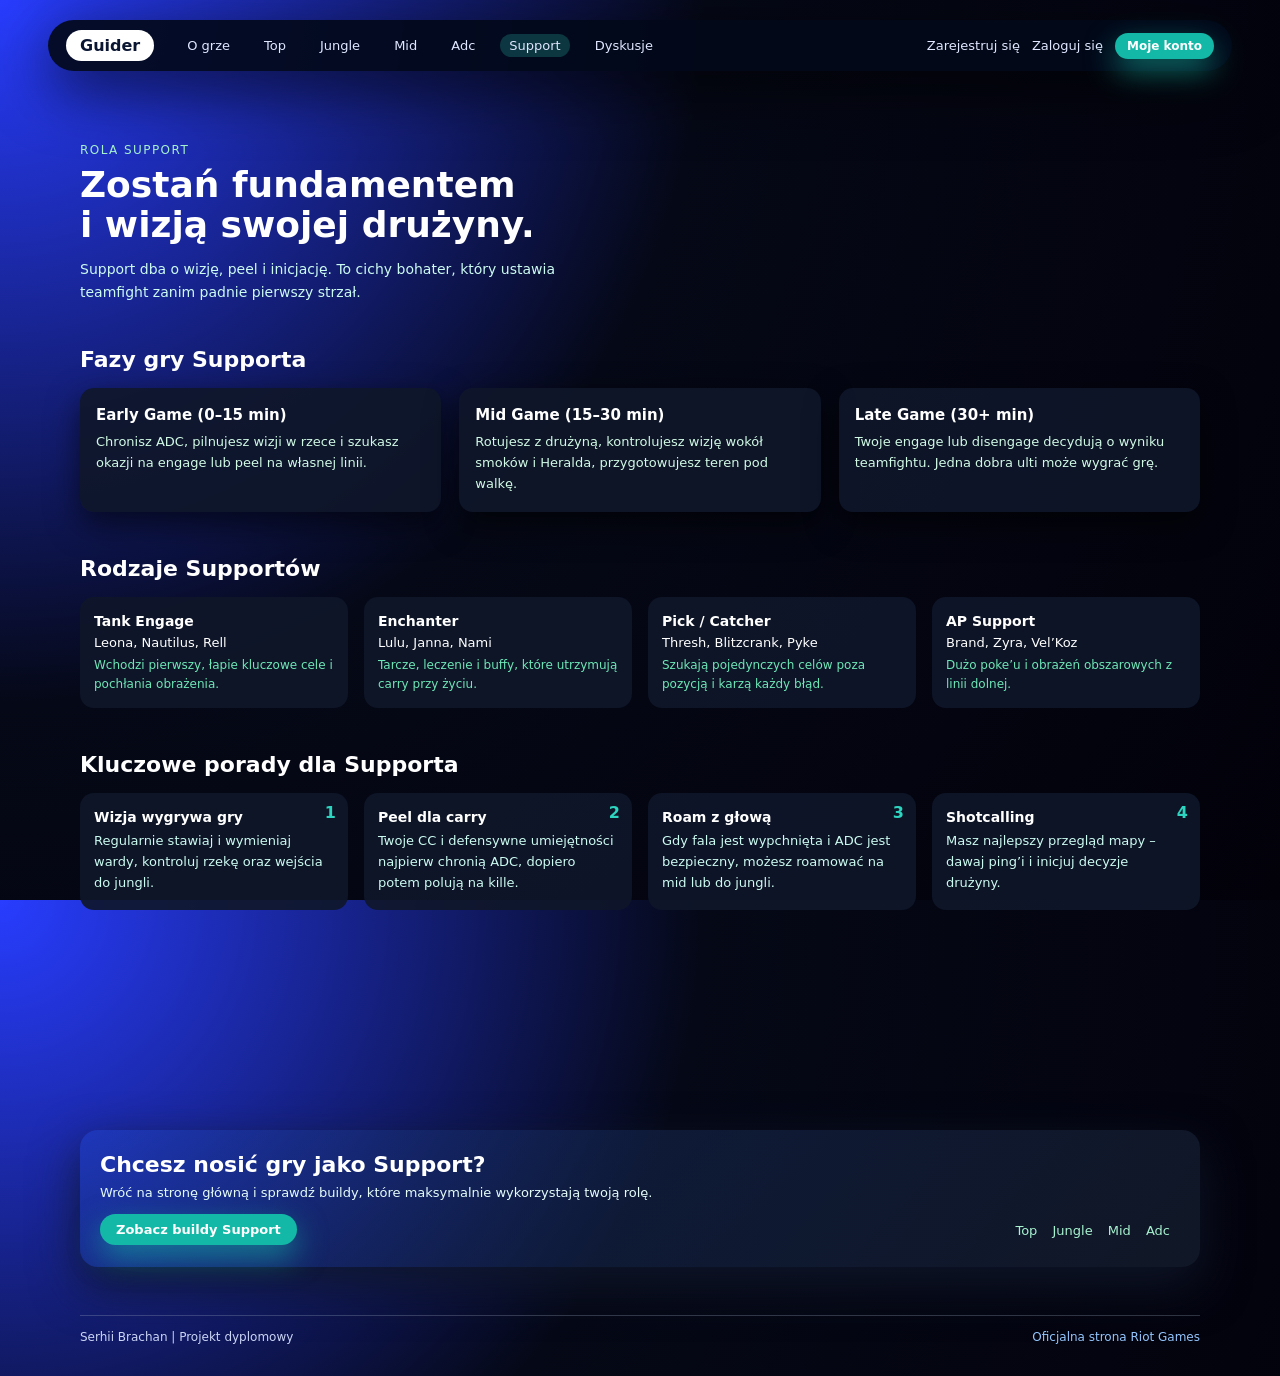
<file: support.html>
<!DOCTYPE html>
<html lang="pl">
<head>
  <meta charset="UTF-8" />
  <title>Support – League Guide</title>
  <link rel="stylesheet" href="css/support.css" />
</head>
<body>
  <div class="landing">
 
    <header class="landing-nav">
      <div class="nav-left">
        <a href="index.php" class="logo-badge">Guider</a>
        <nav class="nav-links">
          <a href="ogrze.html">O grze</a>
          <a href="top.html">Top</a>
          <a href="jungle.html">Jungle</a>
          <a href="mid.html">Mid</a>
          <a href="bot.html">Adc</a>
          <a href="support.html" class="nav-link--active">Support</a>
          <a href="dyskusje.php">Dyskusje</a>
        </nav>
      </div>
      <div class="nav-right">
        <a href="register.php" class="nav-text-link">Zarejestruj się</a>
        <a href="login.php" class="nav-text-link">Zaloguj się</a>
        <a href="profile.php" class="btn btn-primary btn--sm">Moje konto</a>
      </div>
    </header>

    <main class="role-main">
    
      <section class="role-hero">
        <div class="role-hero-text">
          <p class="role-kicker">Rola Support</p>
          <h1 class="role-title">
            Zostań fundamentem<br>
            i wizją swojej drużyny.
          </h1>
          <p class="role-subtitle">
            Support dba o wizję, peel i inicjację. To cichy bohater, który
            ustawia teamfight zanim padnie pierwszy strzał.
          </p>
        </div>
      </section>

    
      <section class="role-section">
        <h2 class="section-title">Fazy gry Supporta</h2>
        <div class="phases-grid">
          <article class="phase-card">
            <h3>Early Game (0–15 min)</h3>
            <p>Chronisz ADC, pilnujesz wizji w rzece i szukasz okazji na engage lub peel na własnej linii.</p>
          </article>
          <article class="phase-card">
            <h3>Mid Game (15–30 min)</h3>
            <p>Rotujesz z drużyną, kontrolujesz wizję wokół smoków i Heralda, przygotowujesz teren pod walkę.</p>
          </article>
          <article class="phase-card">
            <h3>Late Game (30+ min)</h3>
            <p>Twoje engage lub disengage decydują o wyniku teamfightu. Jedna dobra ulti może wygrać grę.</p>
          </article>
        </div>
      </section>

      
      <section class="role-section">
        <h2 class="section-title">Rodzaje Supportów</h2>
        <div class="archetypes-grid">
          <article class="archetype">
            <h3>Tank Engage</h3>
            <p>Leona, Nautilus, Rell</p>
            <span class="archetype-desc">Wchodzi pierwszy, łapie kluczowe cele i pochłania obrażenia.</span>
          </article>
          <article class="archetype">
            <h3>Enchanter</h3>
            <p>Lulu, Janna, Nami</p>
            <span class="archetype-desc">Tarcze, leczenie i buffy, które utrzymują carry przy życiu.</span>
          </article>
          <article class="archetype">
            <h3>Pick / Catcher</h3>
            <p>Thresh, Blitzcrank, Pyke</p>
            <span class="archetype-desc">Szukają pojedynczych celów poza pozycją i karzą każdy błąd.</span>
          </article>
          <article class="archetype">
            <h3>AP Support</h3>
            <p>Brand, Zyra, Vel’Koz</p>
            <span class="archetype-desc">Dużo poke’u i obrażeń obszarowych z linii dolnej.</span>
          </article>
        </div>
      </section>

     
      <section class="role-section">
        <h2 class="section-title">Kluczowe porady dla Supporta</h2>
        <div class="tips-grid">
          <article class="tip-card">
            <span class="tip-number">1</span>
            <h3>Wizja wygrywa gry</h3>
            <p>Regularnie stawiaj i wymieniaj wardy, kontroluj rzekę oraz wejścia do jungli.</p>
          </article>
          <article class="tip-card">
            <span class="tip-number">2</span>
            <h3>Peel dla carry</h3>
            <p>Twoje CC i defensywne umiejętności najpierw chronią ADC, dopiero potem polują na kille.</p>
          </article>
          <article class="tip-card">
            <span class="tip-number">3</span>
            <h3>Roam z głową</h3>
            <p>Gdy fala jest wypchnięta i ADC jest bezpieczny, możesz roamować na mid lub do jungli.</p>
          </article>
          <article class="tip-card">
            <span class="tip-number">4</span>
            <h3>Shotcalling</h3>
            <p>Masz najlepszy przegląd mapy – dawaj ping’i i inicjuj decyzje drużyny.</p>
          </article>
        </div>
      </section>

    
      <section class="role-cta">
        <h2>Chcesz nosić gry jako Support?</h2>
        <p>Wróć na stronę główną i sprawdź buildy, które maksymalnie wykorzystają twoją rolę.</p>
        <div class="role-cta-actions">
          <a href="index.php" class="btn btn-primary">Zobacz buildy Support</a>
          <div class="role-cta-links">
            <a href="top.html">Top</a>
            <a href="jungle.html">Jungle</a>
            <a href="mid.html">Mid</a>
            <a href="bot.html">Adc</a>
          </div>
        </div>
      </section>

      <footer class="landing-footer">
        <p>Serhii Brachan | Projekt dyplomowy</p>
        <a href="https://www.leagueoflegends.com" target="_blank">Oficjalna strona Riot Games</a>
      </footer>
    </main>
  </div>
</body>
</html>
</file>
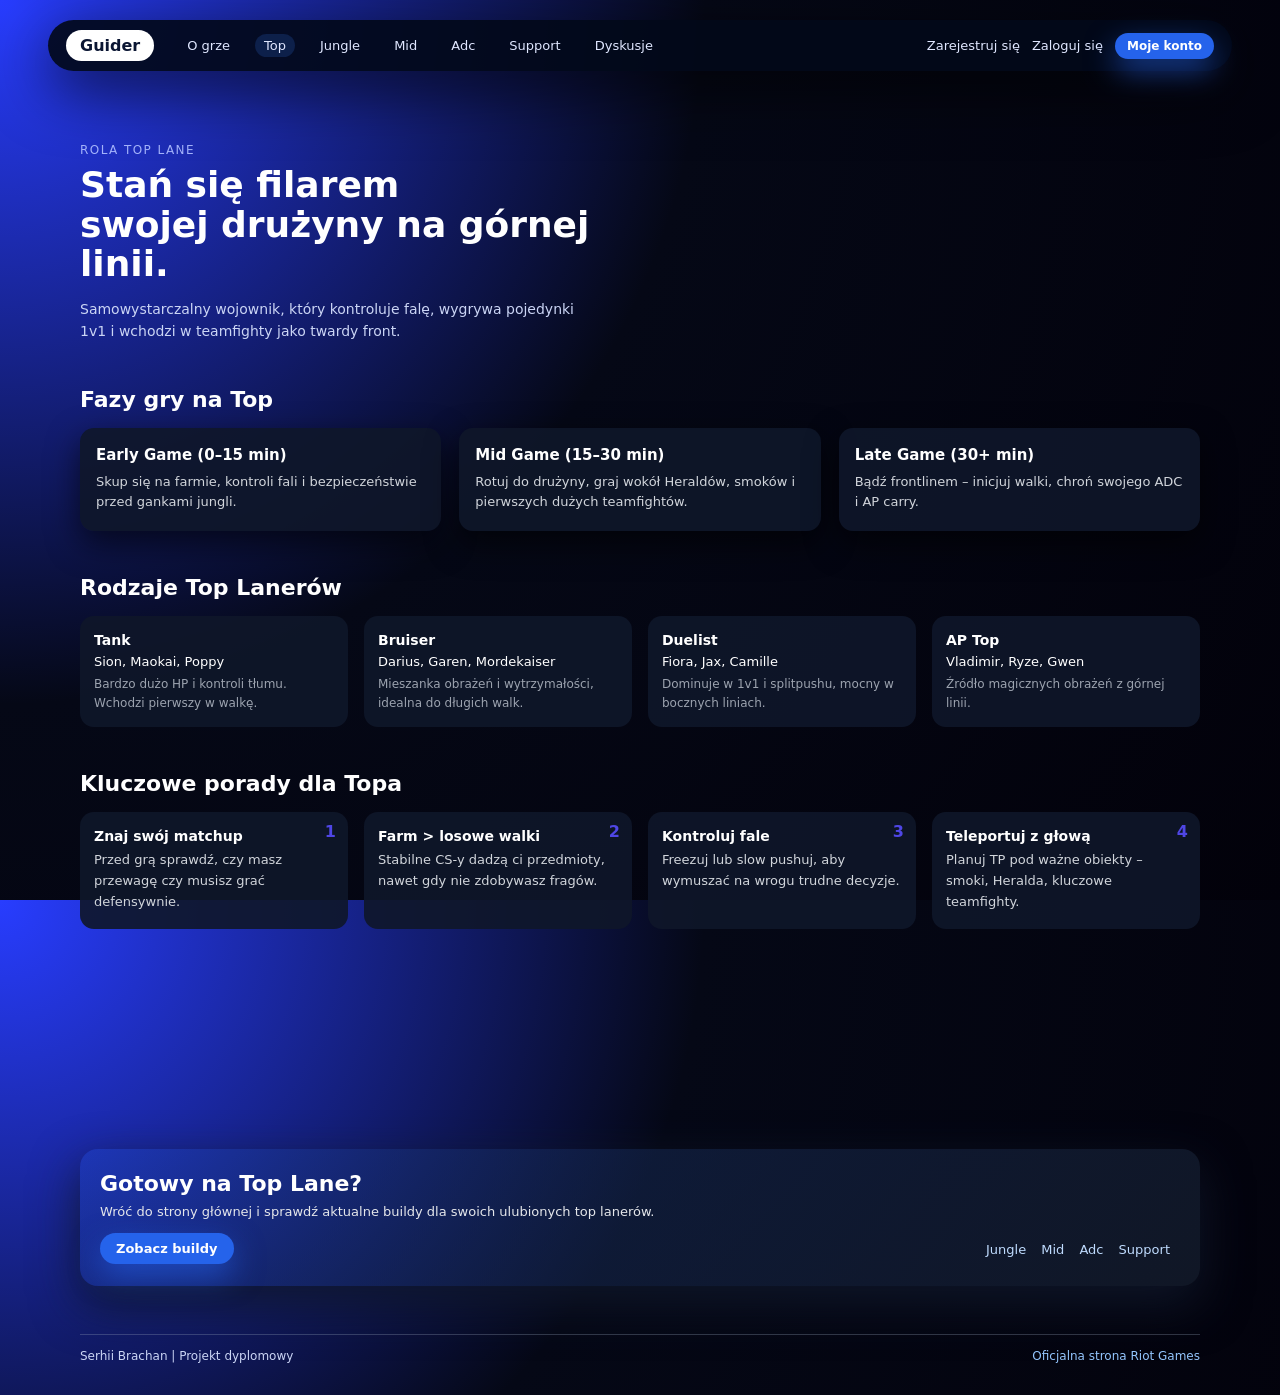
<file: top.html>
<!DOCTYPE html>
<html lang="pl">
<head>
  <meta charset="UTF-8" />
  <title>Top – League Guide</title>
  <link rel="stylesheet" href="css/top.css" />
</head>
<body>
  <div class="landing">
 
    <header class="landing-nav">
      <div class="nav-left">
        <a href="index.php" class="logo-badge">Guider</a>
        <nav class="nav-links">
          <a href="ogrze.html">O grze</a>
          <a href="top.html" class="nav-link--active">Top</a>
          <a href="jungle.html">Jungle</a>
          <a href="mid.html">Mid</a>
          <a href="bot.html">Adc</a>
          <a href="support.html">Support</a>
          <a href="dyskusje.php">Dyskusje</a>
        </nav>
      </div>
      <div class="nav-right">
        <a href="register.php" class="nav-text-link">Zarejestruj się</a>
        <a href="login.php" class="nav-text-link">Zaloguj się</a>
        <a href="profile.php" class="btn btn-primary btn--sm">Moje konto</a>
      </div>
    </header>


    <main class="role-main">
      <section class="role-hero">
        <div class="role-hero-text">
          <p class="role-kicker">Rola Top Lane</p>
          <h1 class="role-title">Stań się filarem<br> swojej drużyny na górnej linii.</h1>
          <p class="role-subtitle">
            Samowystarczalny wojownik, który kontroluje falę, wygrywa pojedynki 1v1
            i wchodzi w teamfighty jako twardy front.
          </p>
        </div>
      </section>


      <section class="role-section">
        <h2 class="section-title">Fazy gry na Top</h2>
        <div class="phases-grid">
          <article class="phase-card">
            <h3>Early Game (0–15 min)</h3>
            <p>Skup się na farmie, kontroli fali i bezpieczeństwie przed gankami jungli.</p>
          </article>
          <article class="phase-card">
            <h3>Mid Game (15–30 min)</h3>
            <p>Rotuj do drużyny, graj wokół Heraldów, smoków i pierwszych dużych teamfightów.</p>
          </article>
          <article class="phase-card">
            <h3>Late Game (30+ min)</h3>
            <p>Bądź frontlinem – inicjuj walki, chroń swojego ADC i AP carry.</p>
          </article>
        </div>
      </section>


      <section class="role-section">
        <h2 class="section-title">Rodzaje Top Lanerów</h2>
        <div class="archetypes-grid">
          <article class="archetype">
            <h3>Tank</h3>
            <p>Sion, Maokai, Poppy</p>
            <span class="archetype-desc">Bardzo dużo HP i kontroli tłumu. Wchodzi pierwszy w walkę.</span>
          </article>
          <article class="archetype">
            <h3>Bruiser</h3>
            <p>Darius, Garen, Mordekaiser</p>
            <span class="archetype-desc">Mieszanka obrażeń i wytrzymałości, idealna do długich walk.</span>
          </article>
          <article class="archetype">
            <h3>Duelist</h3>
            <p>Fiora, Jax, Camille</p>
            <span class="archetype-desc">Dominuje w 1v1 i splitpushu, mocny w bocznych liniach.</span>
          </article>
          <article class="archetype">
            <h3>AP Top</h3>
            <p>Vladimir, Ryze, Gwen</p>
            <span class="archetype-desc">Źródło magicznych obrażeń z górnej linii.</span>
          </article>
        </div>
      </section>


      <section class="role-section">
        <h2 class="section-title">Kluczowe porady dla Topa</h2>
        <div class="tips-grid">
          <article class="tip-card">
            <span class="tip-number">1</span>
            <h3>Znaj swój matchup</h3>
            <p>Przed grą sprawdź, czy masz przewagę czy musisz grać defensywnie.</p>
          </article>
          <article class="tip-card">
            <span class="tip-number">2</span>
            <h3>Farm > losowe walki</h3>
            <p>Stabilne CS-y dadzą ci przedmioty, nawet gdy nie zdobywasz fragów.</p>
          </article>
          <article class="tip-card">
            <span class="tip-number">3</span>
            <h3>Kontroluj fale</h3>
            <p>Freezuj lub slow pushuj, aby wymuszać na wrogu trudne decyzje.</p>
          </article>
          <article class="tip-card">
            <span class="tip-number">4</span>
            <h3>Teleportuj z głową</h3>
            <p>Planuj TP pod ważne obiekty – smoki, Heralda, kluczowe teamfighty.</p>
          </article>
        </div>
      </section>

    
      <section class="role-cta">
        <h2>Gotowy na Top Lane?</h2>
        <p>Wróć do strony głównej i sprawdź aktualne buildy dla swoich ulubionych top lanerów.</p>
        <div class="role-cta-actions">
          <a href="index.php" class="btn btn-primary">Zobacz buildy</a>
          <div class="role-cta-links">
            <a href="jungle.html">Jungle</a>
            <a href="mid.html">Mid</a>
            <a href="bot.html">Adc</a>
            <a href="support.html">Support</a>
          </div>
        </div>
      </section>

      <footer class="landing-footer">
        <p>Serhii Brachan | Projekt dyplomowy</p>
        <a href="https://www.leagueoflegends.com" target="_blank">Oficjalna strona Riot Games</a>
      </footer>
    </main>
  </div>
</body>
</html>
</file>
<file: css/styles.css>
* {
  box-sizing: border-box;
  margin: 0;
  padding: 0;
}

html, body {
  height: 100%;
}

body {
  margin: 0;
  font-family: system-ui, -apple-system, BlinkMacSystemFont, 'Segoe UI', sans-serif;
  font-size: 14px;
  background: radial-gradient(circle at top left, #283dff 0, #050816 45%, #02010a 100%);
  color: #ffffff;
}



.landing {
  min-height: 100vh;
  display: flex;
  flex-direction: column;
  padding: 20px 48px 32px; 
}



.landing-nav {
  display: flex;
  align-items: center;
  justify-content: space-between;
  padding: 10px 18px;         
  background: rgba(3, 9, 26, 0.92);
  border-radius: 999px;
  box-shadow: 0 18px 60px rgba(0, 0, 0, 0.65);
  position: sticky;
  top: 16px;
  z-index: 10;
}

.nav-left {
  display: flex;
  align-items: center;
  gap: 24px;                   
}

.logo-badge {
  background: #ffffff;
  color: #0b1633;
  padding: 6px 14px;           
  border-radius: 999px;
  font-weight: 700;
  font-size: 16px;             
}

.nav-links {
  display: flex;
  gap: 16px;                   
}

.nav-links a {
  color: #e0e7ff;
  text-decoration: none;
  font-size: 13px;               
  padding: 4px 9px;             
  border-radius: 999px;
  transition: background 0.2s ease, color 0.2s ease;
}

.nav-links a:hover {
  background: rgba(255, 255, 255, 0.08);
  color: #ffffff;
}

.nav-right {
  display: flex;
  align-items: center;
  gap: 12px;                     
}

.nav-text-link {
  color: #e0e7ff;
  text-decoration: none;
  font-size: 13px;             
}

.nav-text-link:hover {
  text-decoration: underline;
}



.btn {
  display: inline-flex;
  align-items: center;
  justify-content: center;
  padding: 8px 16px;            
  border-radius: 999px;
  border: none;
  font-size: 13px;              
  font-weight: 600;
  cursor: pointer;
  text-decoration: none;
  transition: all 0.25s ease;
}

.btn-primary {
  background: #2563eb;
  color: #ffffff;
  box-shadow: 0 12px 30px rgba(37, 99, 235, 0.6);
}

.btn-primary:hover {
  background: #1d4ed8;
  transform: translateY(-1px);
}

.btn-ghost {
  background: transparent;
  color: #e0e7ff;
  border: 1px solid rgba(148, 163, 184, 0.6);
}

.btn-ghost:hover {
  background: rgba(15, 23, 42, 0.8);
}

.btn--sm {
  padding: 6px 12px;             
  font-size: 12px;
}



.landing-main {
  display: grid;
  grid-template-columns: minmax(0, 1.3fr) minmax(0, 1fr);
  gap: 32px;                        
  align-items: center;
  padding: 48px 0 32px;           
}

.hero-left {
  max-width: 540px;
}

.hero-kicker {
  font-size: 13px;               
  letter-spacing: 0.08em;
  text-transform: uppercase;
  color: #a5b4fc;
  margin-bottom: 8px;            
}

.hero-title {
  font-size: 40px;                
  line-height: 1.05;
  font-weight: 700;
  margin-bottom: 14px;           
}

.hero-subtitle {
  font-size: 14px;               
  line-height: 1.6;
  color: #cbd5f5;
  max-width: 34rem;
  margin-bottom: 20px;           
} 

.hero-actions {
  display: flex;
  gap: 12px;                    
}



.meta-builds {
  margin-top: 24px;              
  padding: 24px 0 32px;          
  max-width: 900px;              
  margin-left: auto;
  margin-right: auto;
  display: flex;
  flex-direction: column;
}

.meta-builds h2 {
  font-size: 22px;                
  margin-bottom: 18px;            
  text-align: center;
}

.build-row {
  display: flex;
  align-items: center;
  gap: 16px;                       
  background: rgba(15, 23, 42, 0.95);
  border-radius: 14px;           
  padding: 12px 20px;             
  margin-bottom: 10px;            
  box-shadow: 0 12px 28px rgba(0, 0, 0, 0.7);
  width: 100%;
  margin-left: auto;
  margin-right: auto;
}

.build-row:hover {
  background: rgba(15, 23, 42, 0.95);
}

.build-role {
  font-weight: 700;
  font-size: 12px;                
  min-width: 50px;                 
  text-transform: uppercase;
  letter-spacing: 0.05em;
  color: #a5b4fc;
}

.build-champ {
  display: flex;
  align-items: center;
  gap: 6px;                       
  min-width: 120px;                
}

.build-champ img {
  width: 24px;                      
  height: 24px;
  border-radius: 6px;
  object-fit: cover;
  border: 1px solid rgba(165, 180, 252, 0.3);
}

.build-champ-name {
  font-weight: 600;
  font-size: 11px;                
  white-space: nowrap;
}

.build-summoners {
  display: flex;
  gap: 3px;
}

.summoner-icon {
  width: 18px;                    
  height: 18px;
  border-radius: 4px;
  border: 0.5px solid rgba(165, 180, 252, 0.2);
}

.build-runes,
.build-items {
  display: flex;
  align-items: center;
  gap: 6px;
  flex: 1;
}

.build-runes img,
.build-items img {
  width: 22px;                     
  height: 22px;
  border-radius: 5px;
  object-fit: cover;
  transition: transform 0.15s ease;
  cursor: pointer;
}

.build-runes img:hover,
.build-items img:hover {
  transform: scale(1.12);
}


.patch-section {
  margin-top: 160px;              
}

.patch-title {
  font-size: 20px;               
  margin-bottom: 12px;            
}

.patch-figure {
  background: rgba(15, 23, 42, 0.92);
  border-radius: 16px;         
  padding: 12px;                  
  box-shadow: 0 16px 36px rgba(0, 0, 0, 0.7);
}

.patch-image {
  width: 100%;
  border-radius: 12px;            
  display: block;
  margin-bottom: 8px;             
}

.patch-caption {
  font-size: 12px;               
  color: #e5e7eb;
}



footer {
  margin-top: 32px;               
  padding-top: 14px;               
  border-top: 1px solid rgba(148, 163, 184, 0.3);
  display: flex;
  justify-content: space-between;
  align-items: center;
  font-size: 12px;                
  color: #cbd5f5;
}

footer a {
  color: #93c5fd;
  text-decoration: none;
}

footer a:hover {
  text-decoration: underline;
}



@media (max-width: 1200px) {
  .build-runes img,
  .build-items img {
    width: 20px;
    height: 20px;
  }

  .build-champ img {
    width: 22px;
    height: 22px;
  }
}

@media (max-width: 960px) {
  .landing {
    padding: 16px 20px 28px;     
  }

  .landing-main {
    grid-template-columns: 1fr;
    gap: 28px;                    
  }

  .build-row {
    padding: 10px 12px;
    gap: 12px;
  }

  .build-runes,
  .build-items {
    gap: 5px;
  }

  .build-runes img,
  .build-items img {
    width: 20px;
    height: 20px;
  }
}

@media (max-width: 720px) {
  .landing-nav {
    flex-direction: column;
    gap: 10px;                     
  }

  .nav-left {
    flex-direction: column;
    align-items: flex-start;
    gap: 8px;
  }

  .nav-links {
    flex-wrap: wrap;
    gap: 8px;
  }

  .nav-right {
    width: 100%;
    justify-content: flex-end;
  }

  .build-row {
    flex-wrap: wrap;
    gap: 8px;
  }

  .build-role {
    min-width: 100%;
  }

  .build-champ {
    min-width: auto;
    flex: 1;
  }

  .build-runes,
  .build-items {
    width: 100%;
    gap: 4px;
  }

  .build-runes img,
  .build-items img {
    width: 18px;
    height: 18px;
  }

  .patch-section {
    margin-top: 120px;             
  }
}
</file>
<file: css/bot.css>
* {
  box-sizing: border-box;
  margin: 0;
  padding: 0;
}

html, body {
  height: 100%;
}

body {
  margin: 0;
  font-family: system-ui, -apple-system, BlinkMacSystemFont, 'Segoe UI', sans-serif;
  background: radial-gradient(circle at top left, #283dff 0, #050816 45%, #02010a 100%);
  color: #ffffff;
}

.landing {
  min-height: 100vh;
  display: flex;
  flex-direction: column;
  padding: 20px 48px 32px;     
}


.landing-nav {
  display: flex;
  align-items: center;
  justify-content: space-between;
  padding: 10px 18px;           
  background: rgba(3, 9, 26, 0.92);
  border-radius: 999px;
  box-shadow: 0 18px 60px rgba(0, 0, 0, 0.65);
  position: sticky;
  top: 16px;
  z-index: 10;
}

.nav-left {
  display: flex;
  align-items: center;
  gap: 24px;                    
}

.logo-badge {
  background: #ffffff;
  color: #0b1633;
  padding: 6px 14px;            
  border-radius: 999px;
  font-weight: 700;
  font-size: 16px;              
  text-decoration: none;
}

.nav-links {
  display: flex;
  gap: 16px;                    
}

.nav-links a {
  color: #e0e7ff;
  text-decoration: none;
  font-size: 13px;              
  padding: 4px 9px;              
  border-radius: 999px;
  transition: background 0.2s ease, color 0.2s ease;
}

.nav-links a:hover {
  background: rgba(255, 255, 255, 0.08);
  color: #ffffff;
}

.nav-link--active {
  background: rgba(248, 250, 252, 0.12);
  color: #ffffff;
}

.nav-right {
  display: flex;
  align-items: center;
  gap: 12px;                   
}

.nav-text-link {
  color: #e0e7ff;
  text-decoration: none;
  font-size: 13px;              
}

.nav-text-link:hover {
  text-decoration: underline;
}


.btn {
  display: inline-flex;
  align-items: center;
  justify-content: center;
  padding: 8px 16px;             
  border-radius: 999px;
  border: none;
  font-size: 13px;
  font-weight: 600;
  cursor: pointer;
  text-decoration: none;
  transition: all 0.25s ease;
}

.btn-primary {
  background: #f97316;
  color: #ffffff;
  box-shadow: 0 12px 30px rgba(249, 115, 22, 0.6);
}

.btn-primary:hover {
  background: #ea580c;
  transform: translateY(-1px);
}

.btn--sm {
  padding: 6px 12px;         
  font-size: 12px;
}


.role-main {
  max-width: 1120px;
  margin: 72px auto 0;          
}


.role-hero {
  margin-bottom: 44px;          
}

.role-hero-text {
  max-width: 520px;           
}

.role-kicker {
  font-size: 12px;             
  letter-spacing: 0.12em;
  text-transform: uppercase;
  color: #fed7aa;
  margin-bottom: 8px;          
}

.role-title {
  font-size: 36px;              
  line-height: 1.1;
  font-weight: 700;
  margin-bottom: 14px;         
}

.role-subtitle {
  font-size: 14px;              
  line-height: 1.6;            
  color: #ffedd5;
}


.role-section {
  margin-bottom: 44px;        
}

.section-title {
  font-size: 22px;            
  margin-bottom: 16px;        
}


.phases-grid {
  display: grid;
  grid-template-columns: repeat(3, minmax(0, 1fr));
  gap: 18px;                     
}

.phase-card {
  background: rgba(15, 23, 42, 0.9);
  border-radius: 14px;
  padding: 18px 16px;            
  box-shadow: 0 12px 32px rgba(0, 0, 0, 0.6);
}

.phase-card h3 {
  font-size: 15px;              
  margin-bottom: 8px;
}

.phase-card p {
  font-size: 13px;             
  color: #ffe4c4;
  line-height: 1.6;
}


.archetypes-grid {
  display: grid;
  grid-template-columns: repeat(4, minmax(0, 1fr));
  gap: 16px;                     
}

.archetype {
  background: rgba(15, 23, 42, 0.9);
  border-radius: 14px;
  padding: 16px 14px;          

.archetype h3 {
  font-size: 14px;               
  margin-bottom: 6px;
}

.archetype p {
  font-size: 13px;                
  margin-bottom: 4px;
}

.archetype-desc {
  font-size: 12px;
  color: #fbbf77;
}


.tips-grid {
  display: grid;
  grid-template-columns: repeat(4, minmax(0, 1fr));
  gap: 16px;                     
}

.tip-card {
  background: rgba(15, 23, 42, 0.9);
  border-radius: 14px;
  padding: 16px 14px;            
  position: relative;
}

.tip-number {
  position: absolute;
  top: 10px;                  
  right: 12px;                  
  font-size: 16px;             
  font-weight: 700;
  color: #fb923c;
}

.tip-card h3 {
  font-size: 14px;            
  margin-bottom: 6px;
}

.tip-card p {
  font-size: 13px;
  color: #fed7aa;
  line-height: 1.6;
}


.role-cta {
  margin-top: 220px;            
  padding: 22px 20px;           
  border-radius: 18px;
  background: linear-gradient(135deg, rgba(249, 115, 22, 0.25), rgba(17, 24, 39, 0.95));
  box-shadow: 0 18px 48px rgba(15, 23, 42, 0.9);
}

.role-cta h2 {
  font-size: 22px;             
  margin-bottom: 8px;
}

.role-cta p {
  font-size: 13px;              
  color: #ffedd5;
  margin-bottom: 14px;
}

.role-cta-actions {
  display: flex;
  align-items: center;
  justify-content: space-between;
  gap: 14px;                    
  flex-wrap: wrap;
}

.role-cta-links a {
  color: #fed7aa;
  font-size: 13px;
  margin-right: 10px;        
  text-decoration: none;
}

.role-cta-links a:hover {
  text-decoration: underline;
}


.landing-footer {
  margin-top: 48px;             
  padding-top: 14px;             
  border-top: 1px solid rgba(148, 163, 184, 0.3);
  display: flex;
  justify-content: space-between;
  align-items: center;
  font-size: 12px;           
  color: #cbd5f5;
}

.landing-footer a {
  color: #93c5fd;
  text-decoration: none;
}

.landing-footer a:hover {
  text-decoration: underline;
}


@media (max-width: 1024px) {
  .landing {
    padding: 16px 20px 28px;     
  }

  .role-main {
    margin-top: 64px;          
  }

  .phases-grid,
  .archetypes-grid,
  .tips-grid {
    grid-template-columns: repeat(2, minmax(0, 1fr));
  }
}

@media (max-width: 720px) {
  .landing-nav {
    flex-direction: column;
    gap: 10px;               
  }

  .nav-left {
    flex-direction: column;
    align-items: flex-start;
    gap: 8px;
  }

  .nav-links {
    flex-wrap: wrap;
    gap: 8px;
  }

  .nav-right {
    width: 100%;
    justify-content: flex-end;
  }

  .role-main {
    margin-top: 56px;          
  }

  .phases-grid,
  .archetypes-grid,
  .tips-grid {
    grid-template-columns: 1fr;
  }

  .role-cta-actions {
    flex-direction: column;
    align-items: flex-start;
  }
}
}
</file>
<file: css/jungle.css>
* {
  box-sizing: border-box;
  margin: 0;
  padding: 0;
}

html, body {
  height: 100%;
}

body {
  margin: 0;
  font-family: system-ui, -apple-system, BlinkMacSystemFont, 'Segoe UI', sans-serif;
  background: radial-gradient(circle at top left, #283dff 0, #050816 45%, #02010a 100%);
  color: #ffffff;
}

.landing {
  min-height: 100vh;
  display: flex;
  flex-direction: column;
  padding: 20px 48px 32px;          
}


.landing-nav {
  display: flex;
  align-items: center;
  justify-content: space-between;
  padding: 10px 18px;               
  background: rgba(3, 9, 26, 0.92);
  border-radius: 999px;
  box-shadow: 0 18px 60px rgba(0, 0, 0, 0.65);
  position: sticky;
  top: 16px;
  z-index: 10;
}

.nav-left {
  display: flex;
  align-items: center;
  gap: 24px;                       
}

.logo-badge {
  background: #ffffff;
  color: #0b1633;
  padding: 6px 14px;                 
  border-radius: 999px;
  font-weight: 700;
  font-size: 16px;                 
  text-decoration: none;
}

.nav-links {
  display: flex;
  gap: 16px;                       
}

.nav-links a {
  color: #e0e7ff;
  text-decoration: none;
  font-size: 13px;                  
  padding: 4px 9px;                 
  border-radius: 999px;
  transition: background 0.2s ease, color 0.2s ease;
}

.nav-links a:hover {
  background: rgba(255, 255, 255, 0.08);
  color: #ffffff;
}

.nav-link--active {
  background: rgba(59, 130, 246, 0.18);
  color: #ffffff;
}

.nav-right {
  display: flex;
  align-items: center;
  gap: 12px;                        
}

.nav-text-link {
  color: #e0e7ff;
  text-decoration: none;
  font-size: 13px;                  
}

.nav-text-link:hover {
  text-decoration: underline;
}


.btn {
  display: inline-flex;
  align-items: center;
  justify-content: center;
  padding: 8px 16px;               
  border-radius: 999px;
  border: none;
  font-size: 13px;
  font-weight: 600;
  cursor: pointer;
  text-decoration: none;
  transition: all 0.25s ease;
}

.btn-primary {
  background: #2563eb;
  color: #ffffff;
  box-shadow: 0 12px 30px rgba(37, 99, 235, 0.6);
}

.btn-primary:hover {
  background: #1d4ed8;
  transform: translateY(-1px);
}

.btn--sm {
  padding: 6px 12px;
  font-size: 12px;
}


.role-main {
  max-width: 1120px;
  margin: 72px auto 0;              
}

.role-hero {
  margin-bottom: 44px;              
}

.role-hero-text {
  max-width: 520px;                 
}

.role-kicker {
  font-size: 12px;                 
  letter-spacing: 0.12em;
  text-transform: uppercase;
  color: #a5b4fc;
  margin-bottom: 8px;               
}

.role-title {
  font-size: 36px;                
  line-height: 1.1;
  font-weight: 700;
  margin-bottom: 14px;             
}

.role-subtitle {
  font-size: 14px;                   
  line-height: 1.6;
  color: #cbd5f5;
}


.role-section {
  margin-bottom: 44px;            
}

.section-title {
  font-size: 22px;                  
  margin-bottom: 16px;              
}

.phases-grid {
  display: grid;
  grid-template-columns: repeat(3, minmax(0, 1fr));
  gap: 18px;                        
}

.phase-card {
  background: rgba(15, 23, 42, 0.9);
  border-radius: 14px;
  padding: 18px 16px;             
  box-shadow: 0 12px 32px rgba(0, 0, 0, 0.6);
}

.phase-card h3 {
  font-size: 15px;                
  margin-bottom: 8px;
}

.phase-card p {
  font-size: 13px;                   
  color: #d1d5db;
  line-height: 1.6;
}


.archetypes-grid {
  display: grid;
  grid-template-columns: repeat(4, minmax(0, 1fr));
  gap: 16px;                       
}

.archetype {
  background: rgba(15, 23, 42, 0.9);
  border-radius: 14px;
  padding: 16px 14px;              
}

.archetype h3 {
  font-size: 14px;                 
  margin-bottom: 6px;
}

.archetype p {
  font-size: 13px;                  
  margin-bottom: 4px;
}

.archetype-desc {
  font-size: 12px;
  color: #9ca3af;
}


.tips-grid {
  display: grid;
  grid-template-columns: repeat(4, minmax(0, 1fr));
  gap: 16px;                     
}

.tip-card {
  background: rgba(15, 23, 42, 0.9);
  border-radius: 14px;
  padding: 16px 14px;              
  position: relative;
}

.tip-number {
  position: absolute;
  top: 10px;                       
  right: 12px;                      
  font-size: 16px;                  
  font-weight: 700;
  color: #22c55e;
}

.tip-card h3 {
  font-size: 14px;                  
  margin-bottom: 6px;
}

.tip-card p {
  font-size: 13px;
  color: #d1d5db;
  line-height: 1.6;
}


.role-cta {
  margin-top: 320px;                 
  padding: 22px 20px;               
  border-radius: 18px;
  background: linear-gradient(135deg, rgba(16, 185, 129, 0.25), rgba(17, 24, 39, 0.95));
  box-shadow: 0 18px 48px rgba(15, 23, 42, 0.9);
}

.role-cta h2 {
  font-size: 22px;                 
  margin-bottom: 8px;
}

.role-cta p {
  font-size: 13px;                 
  color: #e5e7eb;
  margin-bottom: 14px;
}

.role-cta-actions {
  display: flex;
  align-items: center;
  justify-content: space-between;
  gap: 14px;                       
  flex-wrap: wrap;
}

.role-cta-links a {
  color: #bbf7d0;
  font-size: 13px;
  margin-right: 10px;               
  text-decoration: none;
}

.role-cta-links a:hover {
  text-decoration: underline;
}


.landing-footer {
  margin-top: 48px;                 
  padding-top: 14px;                
  border-top: 1px solid rgba(148, 163, 184, 0.3);
  display: flex;
  justify-content: space-between;
  align-items: center;
  font-size: 12px;               
  color: #cbd5f5;
}

.landing-footer a {
  color: #93c5fd;
  text-decoration: none;
}

.landing-footer a:hover {
  text-decoration: underline;
}


@media (max-width: 1024px) {
  .landing {
    padding: 16px 20px 28px;
  }

  .role-main {
    margin-top: 64px;             
  }

  .phases-grid,
  .archetypes-grid,
  .tips-grid {
    grid-template-columns: repeat(2, minmax(0, 1fr));
  }
}

@media (max-width: 720px) {
  .landing-nav {
    flex-direction: column;
    gap: 10px;                    
  }

  .nav-left {
    flex-direction: column;
    align-items: flex-start;
    gap: 8px;
  }

  .nav-links {
    flex-wrap: wrap;
    gap: 8px;
  }

  .nav-right {
    width: 100%;
    justify-content: flex-end;
  }

  .role-main {
    margin-top: 56px;              
  }

  .phases-grid,
  .archetypes-grid,
  .tips-grid {
    grid-template-columns: 1fr;
  }

  .role-cta-actions {
    flex-direction: column;
    align-items: flex-start;
  }
}
</file>
<file: css/mid.css>
* {
  box-sizing: border-box;
  margin: 0;
  padding: 0;
}

html, body {
  height: 100%;
}

body {
  margin: 0;
  font-family: system-ui, -apple-system, BlinkMacSystemFont, 'Segoe UI', sans-serif;
  background: radial-gradient(circle at top left, #283dff 0, #050816 45%, #02010a 100%);
  color: #ffffff;
}

.landing {
  min-height: 100vh;
  display: flex;
  flex-direction: column;
  padding: 20px 48px 32px;       
}


.landing-nav {
  display: flex;
  align-items: center;
  justify-content: space-between;
  padding: 10px 18px;           
  background: rgba(3, 9, 26, 0.92);
  border-radius: 999px;
  box-shadow: 0 18px 60px rgba(0, 0, 0, 0.65);
  position: sticky;
  top: 16px;
  z-index: 10;
}

.nav-left {
  display: flex;
  align-items: center;
  gap: 24px;                    
}

.logo-badge {
  background: #ffffff;
  color: #0b1633;
  padding: 6px 14px;            
  border-radius: 999px;
  font-weight: 700;
  font-size: 16px;             
  text-decoration: none;
}

.nav-links {
  display: flex;
  gap: 16px;                   
}

.nav-links a {
  color: #e0e7ff;
  text-decoration: none;
  font-size: 13px;              
  padding: 4px 9px;            
  border-radius: 999px;
  transition: background 0.2s ease, color 0.2s ease;
}

.nav-links a:hover {
  background: rgba(255, 255, 255, 0.08);
  color: #ffffff;
}

.nav-link--active {
  background: rgba(129, 140, 248, 0.28);
  color: #ffffff;
}

.nav-right {
  display: flex;
  align-items: center;
  gap: 12px;                   
}

.nav-text-link {
  color: #e0e7ff;
  text-decoration: none;
  font-size: 13px;              
}

.nav-text-link:hover {
  text-decoration: underline;
}


.btn {
  display: inline-flex;
  align-items: center;
  justify-content: center;
  padding: 8px 16px;            
  border-radius: 999px;
  border: none;
  font-size: 13px;
  font-weight: 600;
  cursor: pointer;
  text-decoration: none;
  transition: all 0.25s ease;
}

.btn-primary {
  background: #6366f1;
  color: #ffffff;
  box-shadow: 0 12px 30px rgba(99, 102, 241, 0.6);
}

.btn-primary:hover {
  background: #4f46e5;
  transform: translateY(-1px);
}

.btn--sm {
  padding: 6px 12px;          
  font-size: 12px;
}


.role-main {
  max-width: 1120px;
  margin: 72px auto 0;           
}


.role-hero {
  margin-bottom: 44px;         
}

.role-hero-text {
  max-width: 520px;             
}

.role-kicker {
  font-size: 12px;               
  letter-spacing: 0.12em;
  text-transform: uppercase;
  color: #a5b4fc;
  margin-bottom: 8px;            
}

.role-title {
  font-size: 36px;              
  line-height: 1.1;
  font-weight: 700;
  margin-bottom: 14px;          
}

.role-subtitle {
  font-size: 14px;               
  line-height: 1.6;            
  color: #cbd5f5;
}


.role-section {
  margin-bottom: 44px;           
}

.section-title {
  font-size: 22px;            
  margin-bottom: 16px;          
}


.phases-grid {
  display: grid;
  grid-template-columns: repeat(3, minmax(0, 1fr));
  gap: 18px;                     
}

.phase-card {
  background: rgba(15, 23, 42, 0.9);
  border-radius: 14px;
  padding: 18px 16px;            
  box-shadow: 0 12px 32px rgba(0, 0, 0, 0.6);
}

.phase-card h3 {
  font-size: 15px;              
  margin-bottom: 8px;
}

.phase-card p {
  font-size: 13px;               
  color: #d1d5db;
  line-height: 1.6;
}


.archetypes-grid {
  display: grid;
  grid-template-columns: repeat(4, minmax(0, 1fr));
  gap: 16px;                    
}

.archetype {
  background: rgba(15, 23, 42, 0.9);
  border-radius: 14px;
  padding: 16px 14px;            
}

.archetype h3 {
  font-size: 14px;              
  margin-bottom: 6px;
}

.archetype p {
  font-size: 13px;              
  margin-bottom: 4px;
}

.archetype-desc {
  font-size: 12px;
  color: #9ca3af;
}


.tips-grid {
  display: grid;
  grid-template-columns: repeat(4, minmax(0, 1fr));
  gap: 16px;                  
}

.tip-card {
  background: rgba(15, 23, 42, 0.9);
  border-radius: 14px;
  padding: 16px 14px;             
  position: relative;
}

.tip-number {
  position: absolute;
  top: 10px;                    
  right: 12px;                  
  font-size: 16px;             
  font-weight: 700;
  color: #a855f7;
}

.tip-card h3 {
  font-size: 14px;              
  margin-bottom: 6px;
}

.tip-card p {
  font-size: 13px;
  color: #d1d5db;
  line-height: 1.6;
}


.role-cta {
  margin-top: 320px;            
  padding: 22px 20px;          
  border-radius: 18px;
  background: linear-gradient(135deg, rgba(16, 185, 129, 0.25), rgba(17, 24, 39, 0.95));
  box-shadow: 0 18px 48px rgba(15, 23, 42, 0.9);
}

.role-cta h2 {
  font-size: 22px;            
  margin-bottom: 8px;
}

.role-cta p {
  font-size: 13px;             
  color: #e5e7eb;
  margin-bottom: 14px;
}

.role-cta-actions {
  display: flex;
  align-items: center;
  justify-content: space-between;
  gap: 14px;                    
  flex-wrap: wrap;
}

.role-cta-links a {
  color: #c7d2fe;
  font-size: 13px;
  margin-right: 10px;          
  text-decoration: none;
}

.role-cta-links a:hover {
  text-decoration: underline;
}


.landing-footer {
  margin-top: 48px;             
  padding-top: 14px;           
  border-top: 1px solid rgba(148, 163, 184, 0.3);
  display: flex;
  justify-content: space-between;
  align-items: center;
  font-size: 12px;           
  color: #cbd5f5;
}

.landing-footer a {
  color: #93c5fd;
  text-decoration: none;
}

.landing-footer a:hover {
  text-decoration: underline;
}


@media (max-width: 1024px) {
  .landing {
    padding: 16px 20px 28px;     
  }

  .role-main {
    margin-top: 64px;     
  }

  .phases-grid,
  .archetypes-grid,
  .tips-grid {
    grid-template-columns: repeat(2, minmax(0, 1fr));
  }
}

@media (max-width: 720px) {
  .landing-nav {
    flex-direction: column;
    gap: 10px;            
  }

  .nav-left {
    flex-direction: column;
    align-items: flex-start;
    gap: 8px;
  }

  .nav-links {
    flex-wrap: wrap;
    gap: 8px;
  }

  .nav-right {
    width: 100%;
    justify-content: flex-end;
  }

  .role-main {
    margin-top: 56px;         
  }

  .phases-grid,
  .archetypes-grid,
  .tips-grid {
    grid-template-columns: 1fr;
  }

  .role-cta-actions {
    flex-direction: column;
    align-items: flex-start;
  }
}
</file>
<file: css/ogrze.css>
* {
  box-sizing: border-box;
  margin: 0;
  padding: 0;
}

html, body {
  height: 100%;
}

body {
  margin: 0;
  font-family: system-ui, -apple-system, BlinkMacSystemFont, 'Segoe UI', sans-serif;
  background: radial-gradient(circle at top left, #283dff 0, #050816 45%, #02010a 100%);
  color: #ffffff;
}


.landing {
  min-height: 100vh;
  display: flex;
  flex-direction: column;
  padding: 20px 48px 32px;       
}


.landing-nav {
  display: flex;
  align-items: center;
  justify-content: space-between;
  padding: 10px 18px;            
  background: rgba(3, 9, 26, 0.92);
  border-radius: 999px;
  box-shadow: 0 18px 60px rgba(0, 0, 0, 0.65);
  position: sticky;
  top: 16px;
  z-index: 10;
}

.nav-left {
  display: flex;
  align-items: center;
  gap: 24px;                    
}

.logo-badge {
  background: #ffffff;
  color: #0b1633;
  padding: 6px 14px;            
  border-radius: 999px;
  font-weight: 700;
  font-size: 16px;              
  text-decoration: none;
  cursor: pointer;
}

.nav-links {
  display: flex;
  gap: 16px;                  
}

.nav-links a {
  color: #e0e7ff;
  text-decoration: none;
  font-size: 13px;            
  padding: 4px 9px;            
  border-radius: 999px;
  transition: background 0.2s ease, color 0.2s ease;
}

.nav-links a:hover {
  background: rgba(255, 255, 255, 0.08);
  color: #ffffff;
}

.nav-links a.active {
  color: #ffffff;
  font-weight: 600;
}

.nav-right {
  display: flex;
  align-items: center;
  gap: 12px;                  
}

.nav-text-link {
  color: #e0e7ff;
  text-decoration: none;
  font-size: 13px;               
  transition: color 0.2s ease;
}

.nav-text-link:hover {
  color: #ffffff;
}


.btn {
  display: inline-flex;
  align-items: center;
  justify-content: center;
  padding: 8px 16px;             
  border-radius: 999px;
  border: none;
  font-size: 13px;
  font-weight: 600;
  cursor: pointer;
  text-decoration: none;
  transition: all 0.25s ease;
}

.btn-primary {
  background: #2563eb;
  color: #ffffff;
  box-shadow: 0 12px 30px rgba(37, 99, 235, 0.6);
}

.btn-primary:hover {
  background: #1d4ed8;
  transform: translateY(-1px);
}

.btn--sm {
  padding: 6px 12px;             
  font-size: 12px;
}


.page-hero {
  padding: 40px 0 18px;         
  text-align: center;
  background: linear-gradient(
    135deg,
    rgba(40, 61, 255, 0.25) 0,
    rgba(30, 61, 181, 0.15) 40%,
    rgba(5, 8, 22, 0) 100%
  );
  margin-top: 12px;
}

.page-hero-content {
  max-width: 720px;
  margin: 0 auto;
}

.page-hero-title {
  font-size: 38px;               
  font-weight: 700;
  line-height: 1.1;
  margin-bottom: 8px;
}

.page-hero-subtitle {
  font-size: 13px;              
  line-height: 1.6;
  color: #cbd5f5;
}

.page-container {
  max-width: 1140px;
  margin: 0 auto;
  padding: 16px 0 28px;         
}


.blog-grid {
  display: grid;
  grid-template-columns: repeat(3, minmax(0, 1fr));
  gap: 18px;                     
  margin-bottom: 20px;            
}


.blog-card {
  background: rgba(15, 23, 42, 0.9);
  border-radius: 16px;
  overflow: hidden;
  box-shadow: 0 16px 40px rgba(0, 0, 0, 0.7);
  transition: transform 0.3s ease, box-shadow 0.3s ease;
  border: 1px solid rgba(148, 163, 184, 0.2);
}

.blog-card:hover {
  transform: translateY(-3px);
  box-shadow: 0 20px 50px rgba(0, 0, 0, 0.8);
}

.blog-card-header {
  height: 110px;                 
  background-size: cover;
  background-position: center;
}

.blog-card-body {
  padding: 16px 16px 18px;      
}

.blog-card-title {
  font-size: 16px;              
  font-weight: 700;
  margin-bottom: 8px;
}

.blog-card-text {
  font-size: 12px;              
  line-height: 1.6;
  color: #cbd5f5;
  margin-bottom: 10px;
}

.blog-card-link {
  display: inline-block;
  color: #2563eb;
  text-decoration: none;
  font-size: 12px;             
  font-weight: 600;
}

.blog-card-link:hover {
  color: #1d4ed8;
}


.callout-section {
  margin-top: 200px;          
  background: linear-gradient(135deg, #283dff 0, #1f3db5 100%);
  border-radius: 20px;
  padding: 32px 28px;          
  text-align: center;
  box-shadow: 0 24px 60px rgba(40, 61, 255, 0.3);
}

.callout-title {
  font-size: 26px;              
  font-weight: 700;
  margin-bottom: 8px;
}

.callout-text {
  font-size: 13px;               
  line-height: 1.6;
  color: rgba(255, 255, 255, 0.9);
  max-width: 460px;
  margin: 0 auto 20px;          
}


.role-buttons {
  display: flex;
  gap: 10px;
  justify-content: center;
  flex-wrap: wrap;
}

.role-btn {
  display: inline-flex;
  align-items: center;
  justify-content: center;
  padding: 8px 16px;             
  background: rgba(255, 255, 255, 0.15);
  color: #ffffff;
  border-radius: 999px;
  text-decoration: none;
  font-size: 12px;               
  font-weight: 600;
  border: 1px solid rgba(255, 255, 255, 0.3);
}

.role-btn:hover {
  background: rgba(255, 255, 255, 0.25);
  transform: translateY(-1px);
}


.landing-footer {
  margin-top: 28px;           
  padding-top: 14px;            
  border-top: 1px solid rgba(148, 163, 184, 0.3);
  display: flex;
  justify-content: space-between;
  align-items: center;
  font-size: 12px;             
  color: #cbd5f5;
}

.landing-footer a {
  color: #93c5fd;
  text-decoration: none;
}

.landing-footer a:hover {
  text-decoration: underline;
}


@media (max-width: 960px) {
  .landing {
    padding: 16px 40px 28px;
  }

  .page-hero {
    padding: 36px 0 18px;        
  }

  .page-hero-title {
    font-size: 30px;            
  }

  .page-container {
    padding: 16px 0 28px;
  }

  .blog-grid {
    grid-template-columns: repeat(2, minmax(0, 1fr));
  }

  .blog-card-header {
    height: 120px;           
  }
}

@media (max-width: 720px) {
  .landing {
    padding: 16px 20px 28px;
  }

  .landing-nav {
    flex-direction: column;
    gap: 10px;                 
  }

  .nav-left {
    gap: 16px;
  }

  .nav-links {
    gap: 10px;
    flex-wrap: wrap;
  }

  .nav-links a {
    font-size: 12px;
    padding: 4px 8px;
  }

  .page-hero {
    padding: 30px 0 16px;        
  }

  .page-hero-title {
    font-size: 24px;         
  }

  .page-container {
    padding: 16px 0 24px;
  }

  .blog-grid {
    grid-template-columns: 1fr;
  }

  .blog-card-header {
    height: 120px;          
  }

  .callout-section {
    margin-top: 60px;           
    padding: 26px 18px;        
  }

  .landing-footer {
    flex-direction: column;
    gap: 10px;
  }
}
</file>
<file: css/support.css>
* {
  box-sizing: border-box;
  margin: 0;
  padding: 0;
}

html, body {
  height: 100%;
}

body {
  margin: 0;
  font-family: system-ui, -apple-system, BlinkMacSystemFont, 'Segoe UI', sans-serif;
  background: radial-gradient(circle at top left, #283dff 0, #050816 45%, #02010a 100%);
  color: #ffffff;
}

.landing {
  min-height: 100vh;
  display: flex;
  flex-direction: column;
  padding: 20px 48px 32px;         
}


.landing-nav {
  display: flex;
  align-items: center;
  justify-content: space-between;
  padding: 10px 18px;             
  background: rgba(3, 9, 26, 0.92);
  border-radius: 999px;
  box-shadow: 0 18px 60px rgba(0, 0, 0, 0.65);
  position: sticky;
  top: 16px;
  z-index: 10;
}

.nav-left {
  display: flex;
  align-items: center;
  gap: 24px;                       
}

.logo-badge {
  background: #ffffff;
  color: #0b1633;
  padding: 6px 14px;               
  border-radius: 999px;
  font-weight: 700;
  font-size: 16px;                 
  text-decoration: none;
}

.nav-links {
  display: flex;
  gap: 16px;                       
}

.nav-links a {
  color: #e0e7ff;
  text-decoration: none;
  font-size: 13px;                  
  padding: 4px 9px;                
  border-radius: 999px;
  transition: background 0.2s ease, color 0.2s ease;
}

.nav-links a:hover {
  background: rgba(255, 255, 255, 0.08);
  color: #ffffff;
}

.nav-link--active {
  background: rgba(45, 212, 191, 0.22);
  color: #ffffff;
}

.nav-right {
  display: flex;
  align-items: center;
  gap: 12px;                      
}

.nav-text-link {
  color: #e0e7ff;
  text-decoration: none;
  font-size: 13px;                
}

.nav-text-link:hover {
  text-decoration: underline;
}


.btn {
  display: inline-flex;
  align-items: center;
  justify-content: center;
  padding: 8px 16px;                
  border-radius: 999px;
  border: none;
  font-size: 13px;
  font-weight: 600;
  cursor: pointer;
  text-decoration: none;
  transition: all 0.25s ease;
}

.btn-primary {
  background: #14b8a6;
  color: #ffffff;
  box-shadow: 0 12px 30px rgba(20, 184, 166, 0.6);
}

.btn-primary:hover {
  background: #0d9488;
  transform: translateY(-1px);
}

.btn--sm {
  padding: 6px 12px;              
  font-size: 12px;
}

.role-main {
  max-width: 1120px;
  margin: 72px auto 0;              
}


.role-hero {
  margin-bottom: 44px;            
}

.role-hero-text {
  max-width: 520px;                
}

.role-kicker {
  font-size: 12px;               
  letter-spacing: 0.12em;
  text-transform: uppercase;
  color: #a7f3d0;
  margin-bottom: 8px;             
}

.role-title {
  font-size: 36px;                 
  line-height: 1.1;
  font-weight: 700;
  margin-bottom: 14px;             
}

.role-subtitle {
  font-size: 14px;               
  line-height: 1.6;               
  color: #ccfbf1;
}


.role-section {
  margin-bottom: 44px;           
}

.section-title {
  font-size: 22px;                  
  margin-bottom: 16px;             
}


.phases-grid {
  display: grid;
  grid-template-columns: repeat(3, minmax(0, 1fr));
  gap: 18px;                         
}

.phase-card {
  background: rgba(15, 23, 42, 0.9);
  border-radius: 14px;
  padding: 18px 16px;              
  box-shadow: 0 12px 32px rgba(0, 0, 0, 0.6);
}

.phase-card h3 {
  font-size: 15px;                  
  margin-bottom: 8px;
}

.phase-card p {
  font-size: 13px;                 
  color: #d1fae5;
  line-height: 1.6;
}


.archetypes-grid {
  display: grid;
  grid-template-columns: repeat(4, minmax(0, 1fr));
  gap: 16px;                       
}

.archetype {
  background: rgba(15, 23, 42, 0.9);
  border-radius: 14px;
  padding: 16px 14px;              
}

.archetype h3 {
  font-size: 14px;                
  margin-bottom: 6px;
}

.archetype p {
  font-size: 13px;               
  margin-bottom: 4px;
}

.archetype-desc {
  font-size: 12px;
  color: #6ee7b7;
}


.tips-grid {
  display: grid;
  grid-template-columns: repeat(4, minmax(0, 1fr));
  gap: 16px;                        
}

.tip-card {
  background: rgba(15, 23, 42, 0.9);
  border-radius: 14px;
  padding: 16px 14px;               
  position: relative;
}

.tip-number {
  position: absolute;
  top: 10px;                       
  right: 12px;                      
  font-size: 16px;                
  font-weight: 700;
  color: #2dd4bf;
}

.tip-card h3 {
  font-size: 14px;                
  margin-bottom: 6px;
}

.tip-card p {
  font-size: 13px;
  color: #ccfbf1;
  line-height: 1.6;
}


.role-cta {
  margin-top: 220px;                
  padding: 22px 20px;              
  border-radius: 18px;
  background: linear-gradient(135deg, rgba(37, 99, 235, 0.22), rgba(17, 24, 39, 0.95));
  box-shadow: 0 18px 48px rgba(15, 23, 42, 0.9);
}

.role-cta h2 {
  font-size: 22px;               
  margin-bottom: 8px;
}

.role-cta p {
  font-size: 13px;                 
  color: #e5fdf9;
  margin-bottom: 14px;
}

.role-cta-actions {
  display: flex;
  align-items: center;
  justify-content: space-between;
  gap: 14px;                        
  flex-wrap: wrap;
}

.role-cta-links a {
  color: #a7f3d0;
  font-size: 13px;
  margin-right: 10px;              
  text-decoration: none;
}

.role-cta-links a:hover {
  text-decoration: underline;
}


.landing-footer {
  margin-top: 48px;              
  padding-top: 14px;               
  border-top: 1px solid rgba(148, 163, 184, 0.3);
  display: flex;
  justify-content: space-between;
  align-items: center;
  font-size: 12px;                 
  color: #cbd5f5;
}

.landing-footer a {
  color: #93c5fd;
  text-decoration: none;
}

.landing-footer a:hover {
  text-decoration: underline;
}


@media (max-width: 1024px) {
  .landing {
    padding: 16px 20px 28px;       
  }

  .role-main {
    margin-top: 64px;            
  }

  .phases-grid,
  .archetypes-grid,
  .tips-grid {
    grid-template-columns: repeat(2, minmax(0, 1fr));
  }
}

@media (max-width: 720px) {
  .landing-nav {
    flex-direction: column;
    gap: 10px;                   
  }

  .nav-left {
    flex-direction: column;
    align-items: flex-start;
    gap: 8px;
  }

  .nav-links {
    flex-wrap: wrap;
    gap: 8px;
  }

  .nav-right {
    width: 100%;
    justify-content: flex-end;
  }

  .role-main {
    margin-top: 56px;             
  }

  .phases-grid,
  .archetypes-grid,
  .tips-grid {
    grid-template-columns: 1fr;
  }

  .role-cta-actions {
    flex-direction: column;
    align-items: flex-start;
  }
}
</file>
<file: css/top.css>
* {
  box-sizing: border-box;
  margin: 0;
  padding: 0;
}

html, body {
  height: 100%;
}

body {
  margin: 0;
  font-family: system-ui, -apple-system, BlinkMacSystemFont, 'Segoe UI', sans-serif;
  background: radial-gradient(circle at top left, #283dff 0, #050816 45%, #02010a 100%);
  color: #ffffff;
}


.landing {
  min-height: 100vh;
  display: flex;
  flex-direction: column;
  padding: 20px 48px 32px; 
}


.landing-nav {
  display: flex;
  align-items: center;
  justify-content: space-between;
  padding: 10px 18px;            
  background: rgba(3, 9, 26, 0.92);
  border-radius: 999px;
  box-shadow: 0 18px 60px rgba(0, 0, 0, 0.65);
  position: sticky;
  top: 16px;
  z-index: 10;
}

.nav-left {
  display: flex;
  align-items: center;
  gap: 24px;                    
}

.logo-badge {
  background: #ffffff;
  color: #0b1633;
  padding: 6px 14px;            
  border-radius: 999px;
  font-weight: 700;
  font-size: 16px;              
  text-decoration: none;
}

.nav-links {
  display: flex;
  gap: 16px;                    
}

.nav-links a {
  color: #e0e7ff;
  text-decoration: none;
  font-size: 13px;              
  padding: 4px 9px;           
  border-radius: 999px;
  transition: background 0.2s ease, color 0.2s ease;
}

.nav-links a:hover {
  background: rgba(255, 255, 255, 0.08);
  color: #ffffff;
}

.nav-link--active {
  background: rgba(59, 130, 246, 0.18);
  color: #ffffff;
}

.nav-right {
  display: flex;
  align-items: center;
  gap: 12px;                   
}

.nav-text-link {
  color: #e0e7ff;
  text-decoration: none;
  font-size: 13px;            
}

.nav-text-link:hover {
  text-decoration: underline;
}


.btn {
  display: inline-flex;
  align-items: center;
  justify-content: center;
  padding: 8px 16px;            
  border-radius: 999px;
  border: none;
  font-size: 13px;
  font-weight: 600;
  cursor: pointer;
  text-decoration: none;
  transition: all 0.25s ease;
}

.btn-primary {
  background: #2563eb;
  color: #ffffff;
  box-shadow: 0 12px 30px rgba(37, 99, 235, 0.6);
}

.btn-primary:hover {
  background: #1d4ed8;
  transform: translateY(-1px);
}

.btn--sm {
  padding: 6px 12px;
  font-size: 12px;
}


.role-main {
  max-width: 1120px;
  margin: 72px auto 0;         
}


.role-hero {
  margin-bottom: 44px;        
}

.role-hero-text {
  max-width: 520px;            
}

.role-kicker {
  font-size: 12px;               
  letter-spacing: 0.12em;
  text-transform: uppercase;
  color: #a5b4fc;
  margin-bottom: 8px;           
}

.role-title {
  font-size: 36px;              
  line-height: 1.1;
  font-weight: 700;
  margin-bottom: 14px;          
}

.role-subtitle {
  font-size: 14px;              
  line-height: 1.6;
  color: #cbd5f5;
}

.role-section {
  margin-bottom: 44px;         
}


.section-title {
  font-size: 22px;              
  margin-bottom: 16px;          
}


.phases-grid {
  display: grid;
  grid-template-columns: repeat(3, minmax(0, 1fr));
  gap: 18px;                  
}

.phase-card {
  background: rgba(15, 23, 42, 0.9);
  border-radius: 14px;
  padding: 18px 16px;          
  box-shadow: 0 12px 32px rgba(0, 0, 0, 0.6);
}

.phase-card h3 {
  font-size: 15px;            
  margin-bottom: 8px;
}

.phase-card p {
  font-size: 13px;              
  color: #d1d5db;
  line-height: 1.6;
}


.archetypes-grid {
  display: grid;
  grid-template-columns: repeat(4, minmax(0, 1fr));
  gap: 16px;                    
}

.archetype {
  background: rgba(15, 23, 42, 0.9);
  border-radius: 14px;
  padding: 16px 14px;           
}

.archetype h3 {
  font-size: 14px;              
  margin-bottom: 6px;
}

.archetype p {
  font-size: 13px;              
  margin-bottom: 4px;
}

.archetype-desc {
  font-size: 12px;
  color: #9ca3af;
}


.tips-grid {
  display: grid;
  grid-template-columns: repeat(4, minmax(0, 1fr));
  gap: 16px;                   
}

.tip-card {
  background: rgba(15, 23, 42, 0.9);
  border-radius: 14px;
  padding: 16px 14px;          
  position: relative;
}

.tip-number {
  position: absolute;
  top: 10px;                   
  right: 12px;                 
  font-size: 16px;              
  font-weight: 700;
  color: #4f46e5;
}

.tip-card h3 {
  font-size: 14px;              
  margin-bottom: 6px;
}

.tip-card p {
  font-size: 13px;
  color: #d1d5db;
  line-height: 1.6;
}


.role-cta {
  margin-top: 220px;            
  padding: 22px 20px;           
  border-radius: 18px;
  background: linear-gradient(135deg, rgba(37, 99, 235, 0.22), rgba(17, 24, 39, 0.95));
  box-shadow: 0 18px 48px rgba(15, 23, 42, 0.9);
}

.role-cta h2 {
  font-size: 22px;               
  margin-bottom: 8px;
}

.role-cta p {
  font-size: 13px;              
  color: #e5e7eb;
  margin-bottom: 14px;
}

.role-cta-actions {
  display: flex;
  align-items: center;
  justify-content: space-between;
  gap: 14px;                    
  flex-wrap: wrap;
}

.role-cta-links a {
  color: #bfdbfe;
  font-size: 13px;
  margin-right: 10px;           
  text-decoration: none;
}

.role-cta-links a:hover {
  text-decoration: underline;
}

.landing-footer {
  margin-top: 48px;           
  padding-top: 14px;            
  border-top: 1px solid rgba(148, 163, 184, 0.3);
  display: flex;
  justify-content: space-between;
  align-items: center;
  font-size: 12px;              
  color: #cbd5f5;
}

.landing-footer a {
  color: #93c5fd;
  text-decoration: none;
}

.landing-footer a:hover {
  text-decoration: underline;
}


@media (max-width: 1024px) {
  .landing {
    padding: 16px 20px 28px;
  }

  .role-main {
    margin-top: 64px;
  }

  .phases-grid,
  .archetypes-grid,
  .tips-grid {
    grid-template-columns: repeat(2, minmax(0, 1fr));
  }
}

@media (max-width: 720px) {
  .landing-nav {
    flex-direction: column;
    gap: 10px;
  }

  .nav-left {
    flex-direction: column;
    align-items: flex-start;
    gap: 8px;
  }

  .nav-links {
    flex-wrap: wrap;
    gap: 8px;
  }

  .nav-right {
    width: 100%;
    justify-content: flex-end;
  }

  .role-main {
    margin-top: 56px;
  }

  .phases-grid,
  .archetypes-grid,
  .tips-grid {
    grid-template-columns: 1fr;
  }

  .role-cta-actions {
    flex-direction: column;
    align-items: flex-start;
  }
}
</file>
